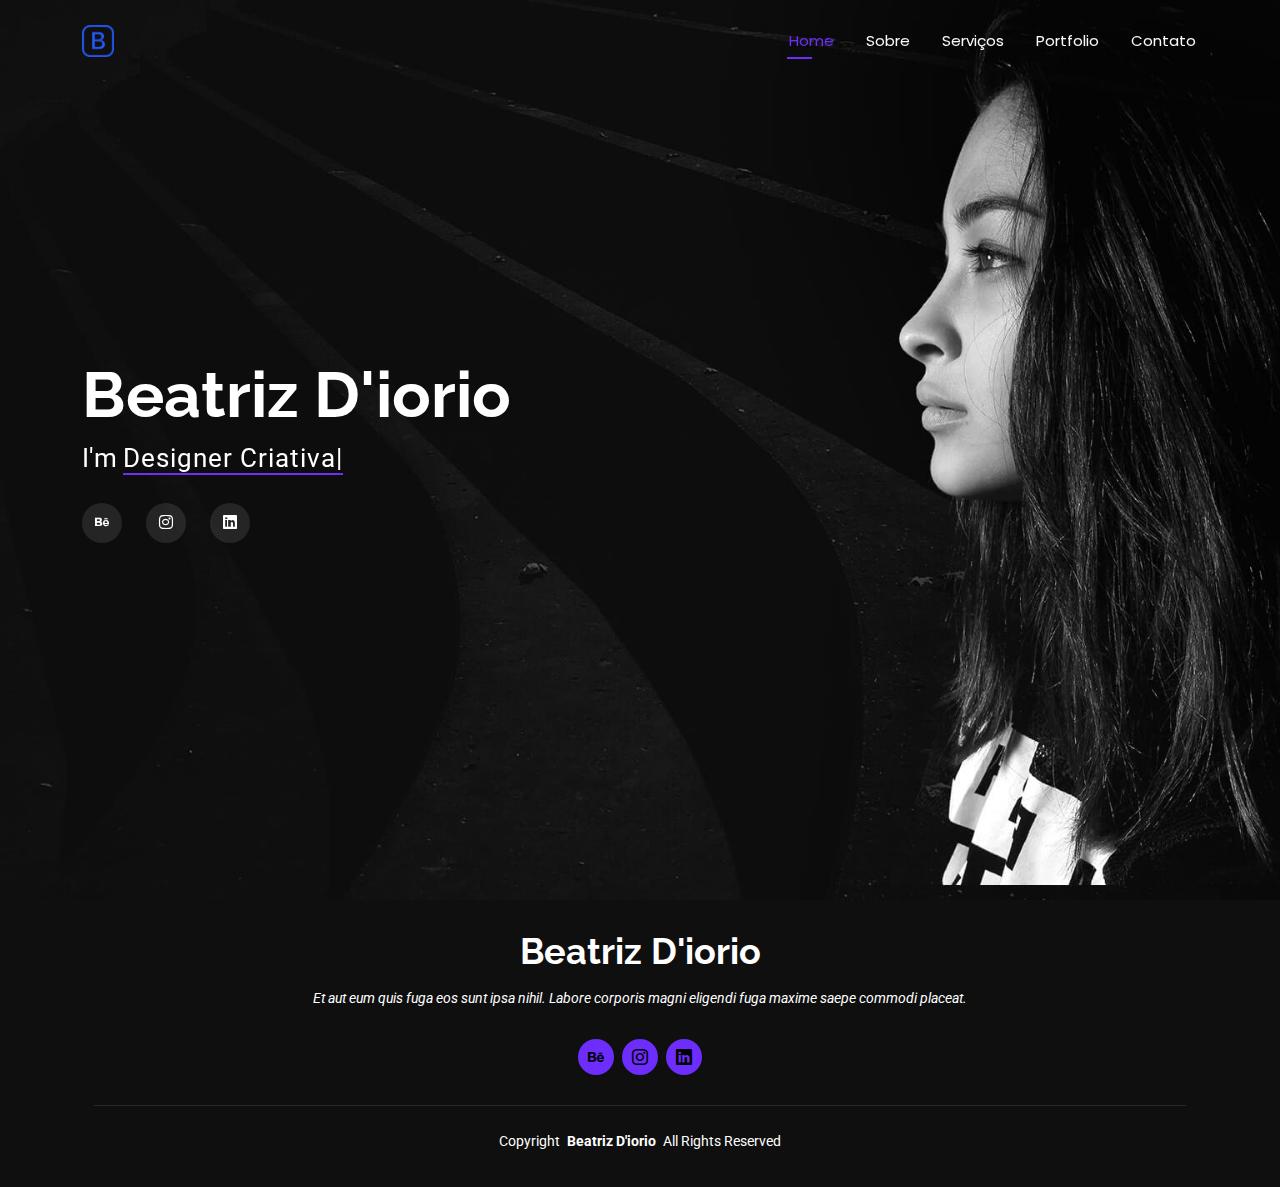
<file: index.html>
<!DOCTYPE html>
<html lang="en">

<head>
  <meta charset="utf-8">
  <meta content="width=device-width, initial-scale=1.0" name="viewport">
  <title>Beatriz D'iorio</title>
  <meta name="description" content="">
  <meta name="keywords" content="">

  <!-- Favicons -->
  <link href="assets/img/favicon.png" rel="icon">
  <link href="assets/img/apple-touch-icon.png" rel="apple-touch-icon">

  <!-- Fonts -->
  <link href="https://fonts.googleapis.com" rel="preconnect">
  <link href="https://fonts.gstatic.com" rel="preconnect" crossorigin>
  <link href="https://fonts.googleapis.com/css2?family=Roboto:ital,wght@0,100;0,300;0,400;0,500;0,700;0,900;1,100;1,300;1,400;1,500;1,700;1,900&family=Poppins:ital,wght@0,100;0,200;0,300;0,400;0,500;0,600;0,700;0,800;0,900;1,100;1,200;1,300;1,400;1,500;1,600;1,700;1,800;1,900&family=Raleway:ital,wght@0,100;0,200;0,300;0,400;0,500;0,600;0,700;0,800;0,900;1,100;1,200;1,300;1,400;1,500;1,600;1,700;1,800;1,900&display=swap" rel="stylesheet">

  <!-- Vendor CSS Files -->
  <link href="assets/vendor/bootstrap/css/bootstrap.min.css" rel="stylesheet">
  <link href="assets/vendor/bootstrap-icons/bootstrap-icons.css" rel="stylesheet">
  <link href="assets/vendor/aos/aos.css" rel="stylesheet">
  <link href="assets/vendor/swiper/swiper-bundle.min.css" rel="stylesheet">
  <link href="assets/vendor/glightbox/css/glightbox.min.css" rel="stylesheet">

  <!-- Main CSS File -->
  <link href="assets/css/main.css" rel="stylesheet">

  <script type="text/javascript">
      (function(c,l,a,r,i,t,y){
          c[a]=c[a]||function(){(c[a].q=c[a].q||[]).push(arguments)};
          t=l.createElement(r);t.async=1;t.src="https://www.clarity.ms/tag/"+i;
          y=l.getElementsByTagName(r)[0];y.parentNode.insertBefore(t,y);
      })(window, document, "clarity", "script", "qddhbu2h4j");
  </script>

  <!-- =======================================================
  * Template Name: Personal
  * Template URL: https://bootstrapmade.com/personal-free-resume-bootstrap-template/
  * Updated: Nov 04 2024 with Bootstrap v5.3.3
  * Author: BootstrapMade.com
  * License: https://bootstrapmade.com/license/
  ======================================================== -->
</head>

<body class="index-page">

  <header id="header" class="header d-flex align-items-center fixed-top">
    <div class="container-fluid container-xl position-relative d-flex align-items-center justify-content-between">

      <a href="index.html" class="logo d-flex align-items-center">
        <img src="assets/img/logo.png" alt="">
        <!-- <h1 class="sitename">Personal</h1> -->
      </a>

      <nav id="navmenu" class="navmenu">
        <ul>
          <li><a href="index.html" class="active">Home</a></li>
          <li><a href="about.html">Sobre</a></li>
          <!-- <li><a href="resume.html">Resume</a></li> -->
          <li><a href="services.html">Serviços</a></li>
          <li><a href="portfolio.html">Portfolio</a></li>
          <!-- <li class="dropdown"><a href="#"><span>Dropdown</span> <i class="bi bi-chevron-down toggle-dropdown"></i></a>
            <ul>
              <li><a href="#">Dropdown 1</a></li>
              <li class="dropdown"><a href="#"><span>Deep Dropdown</span> <i class="bi bi-chevron-down toggle-dropdown"></i></a>
                <ul>
                  <li><a href="#">Deep Dropdown 1</a></li>
                  <li><a href="#">Deep Dropdown 2</a></li>
                  <li><a href="#">Deep Dropdown 3</a></li>
                  <li><a href="#">Deep Dropdown 4</a></li>
                  <li><a href="#">Deep Dropdown 5</a></li>
                </ul>
              </li>
              <li><a href="#">Dropdown 2</a></li>
              <li><a href="#">Dropdown 3</a></li>
              <li><a href="#">Dropdown 4</a></li>
            </ul>
          </li> -->
          <li><a href="contact.html">Contato</a></li>
        </ul>
        <i class="mobile-nav-toggle d-xl-none bi bi-list"></i>
      </nav>

    </div>
  </header>

  <main class="main">

    <!-- Hero Section -->
    <section id="hero" class="hero section dark-background">

      <img src="assets/img/hero-bg.jpg" alt="" data-aos="fade-in">

      <div class="container" data-aos="zoom-out" data-aos-delay="100">
        <h2>Beatriz D'iorio</h2>
        <p>I'm <span class="typed" data-typed-items="Designer Criativa, Designer Gráfica, Freelancer">Designer Criativa</span><span class="typed-cursor typed-cursor--blink"></span></p>
        <div class="social-links">
          <a href="#"><i class="bi bi-behance"></i></a>
          <a href="#"><i class="bi bi-instagram"></i></a>
          <a href="#"><i class="bi bi-linkedin"></i></a>
        </div>
      </div>

    </section><!-- /Hero Section -->

  </main>

  <footer id="footer" class="footer dark-background">
    <div class="container">
      <h3 class="sitename">Beatriz D'iorio</h3>
      <p>Et aut eum quis fuga eos sunt ipsa nihil. Labore corporis magni eligendi fuga maxime saepe commodi placeat.</p>
      <div class="social-links d-flex justify-content-center">
        <a href="#"><i class="bi bi-behance"></i></a>
        <a href=""><i class="bi bi-instagram"></i></a>
        <a href=""><i class="bi bi-linkedin"></i></a>
      </div>
      <div class="container">
        <div class="copyright">
          <span>Copyright</span> <strong class="px-1 sitename">Beatriz D'iorio</strong> <span>All Rights Reserved</span>
        </div>
        <div class="credits">
          <!-- All the links in the footer should remain intact. -->
          <!-- You can delete the links only if you've purchased the pro version. -->
          <!-- Licensing information: https://bootstrapmade.com/license/ -->
          <!-- Purchase the pro version with working PHP/AJAX contact form: [buy-url] -->
          <!-- Designed by <a href="https://bootstrapmade.com/">BootstrapMade</a> -->
        </div>
      </div>
    </div>
  </footer>

  <!-- Scroll Top -->
  <a href="#" id="scroll-top" class="scroll-top d-flex align-items-center justify-content-center"><i class="bi bi-arrow-up-short"></i></a>

  <!-- Preloader -->
  <div id="preloader"></div>

  <!-- Vendor JS Files -->
  <script src="assets/vendor/bootstrap/js/bootstrap.bundle.min.js"></script>
  <script src="assets/vendor/php-email-form/validate.js"></script>
  <script src="assets/vendor/aos/aos.js"></script>
  <script src="assets/vendor/typed.js/typed.umd.js"></script>
  <script src="assets/vendor/purecounter/purecounter_vanilla.js"></script>
  <script src="assets/vendor/waypoints/noframework.waypoints.js"></script>
  <script src="assets/vendor/swiper/swiper-bundle.min.js"></script>
  <script src="assets/vendor/glightbox/js/glightbox.min.js"></script>
  <script src="assets/vendor/imagesloaded/imagesloaded.pkgd.min.js"></script>
  <script src="assets/vendor/isotope-layout/isotope.pkgd.min.js"></script>

  <!-- Main JS File -->
  <script src="assets/js/main.js"></script>

</body>

</html>
</file>
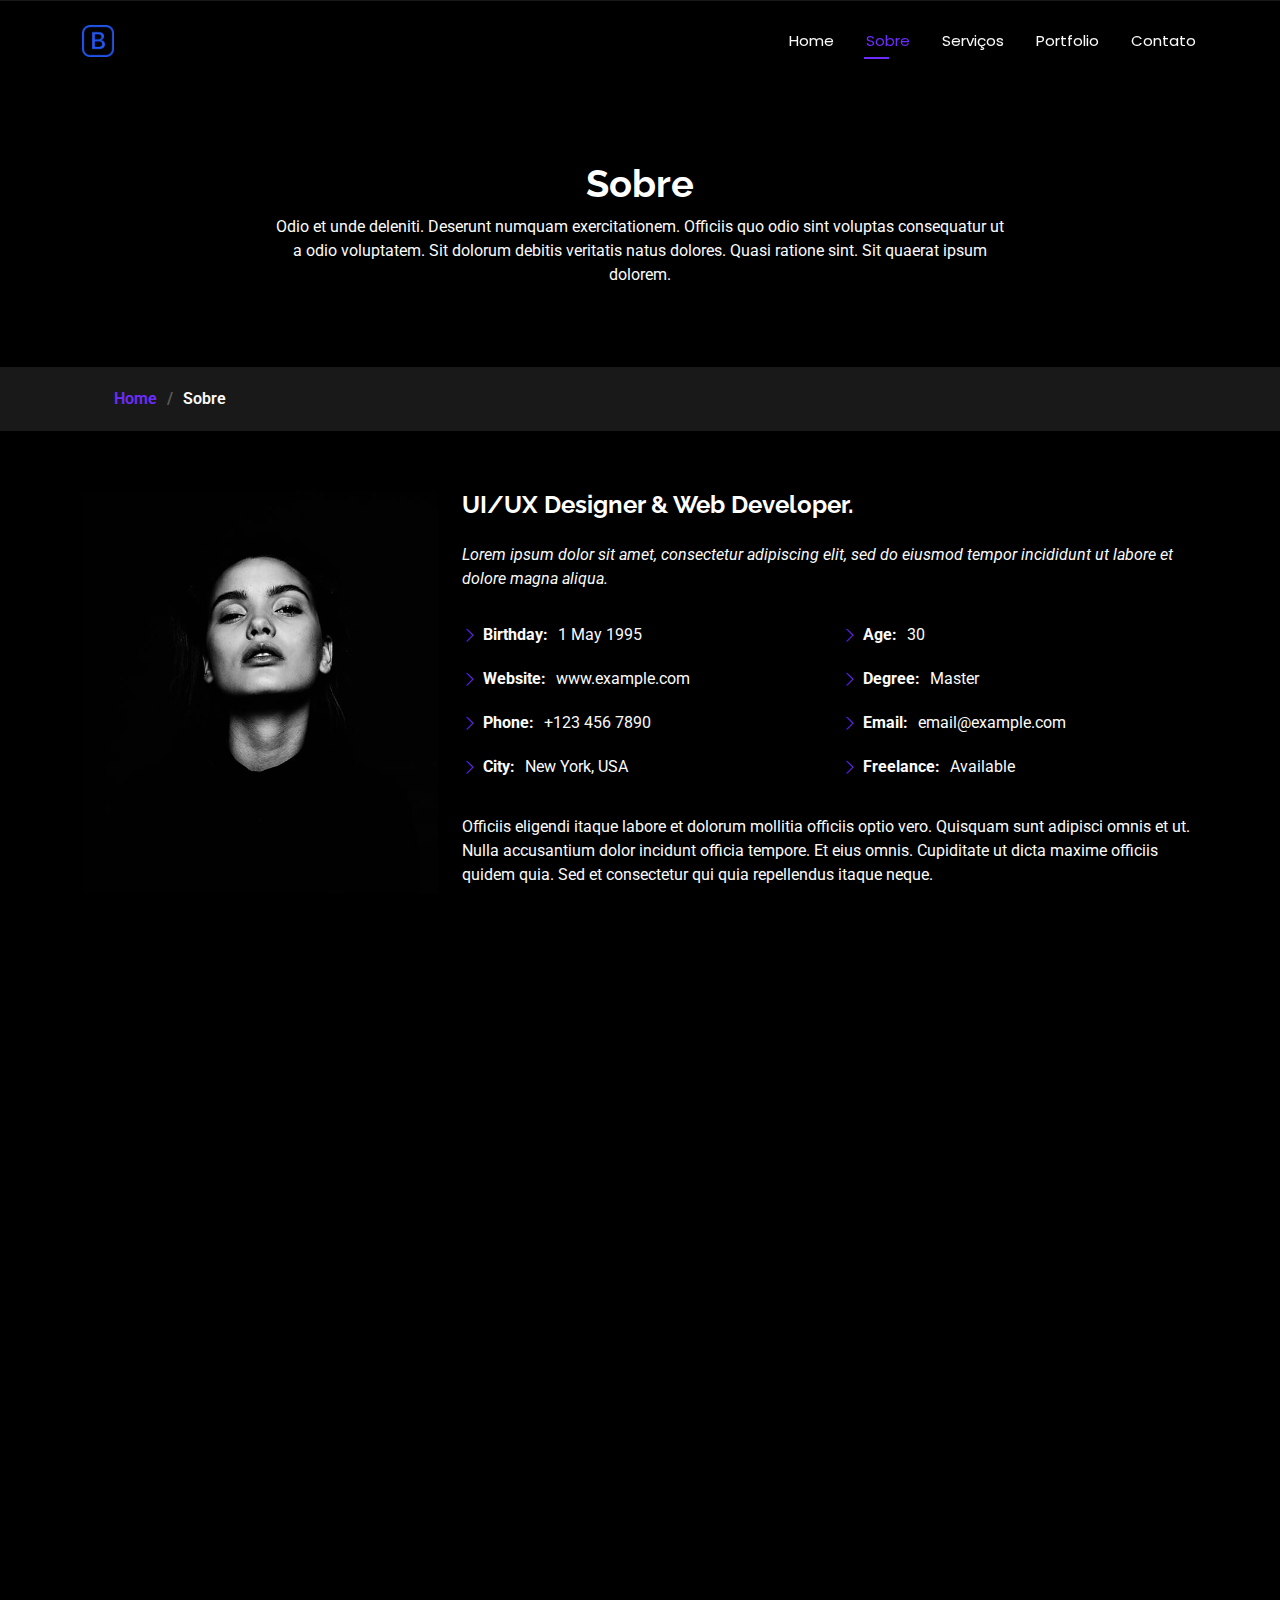
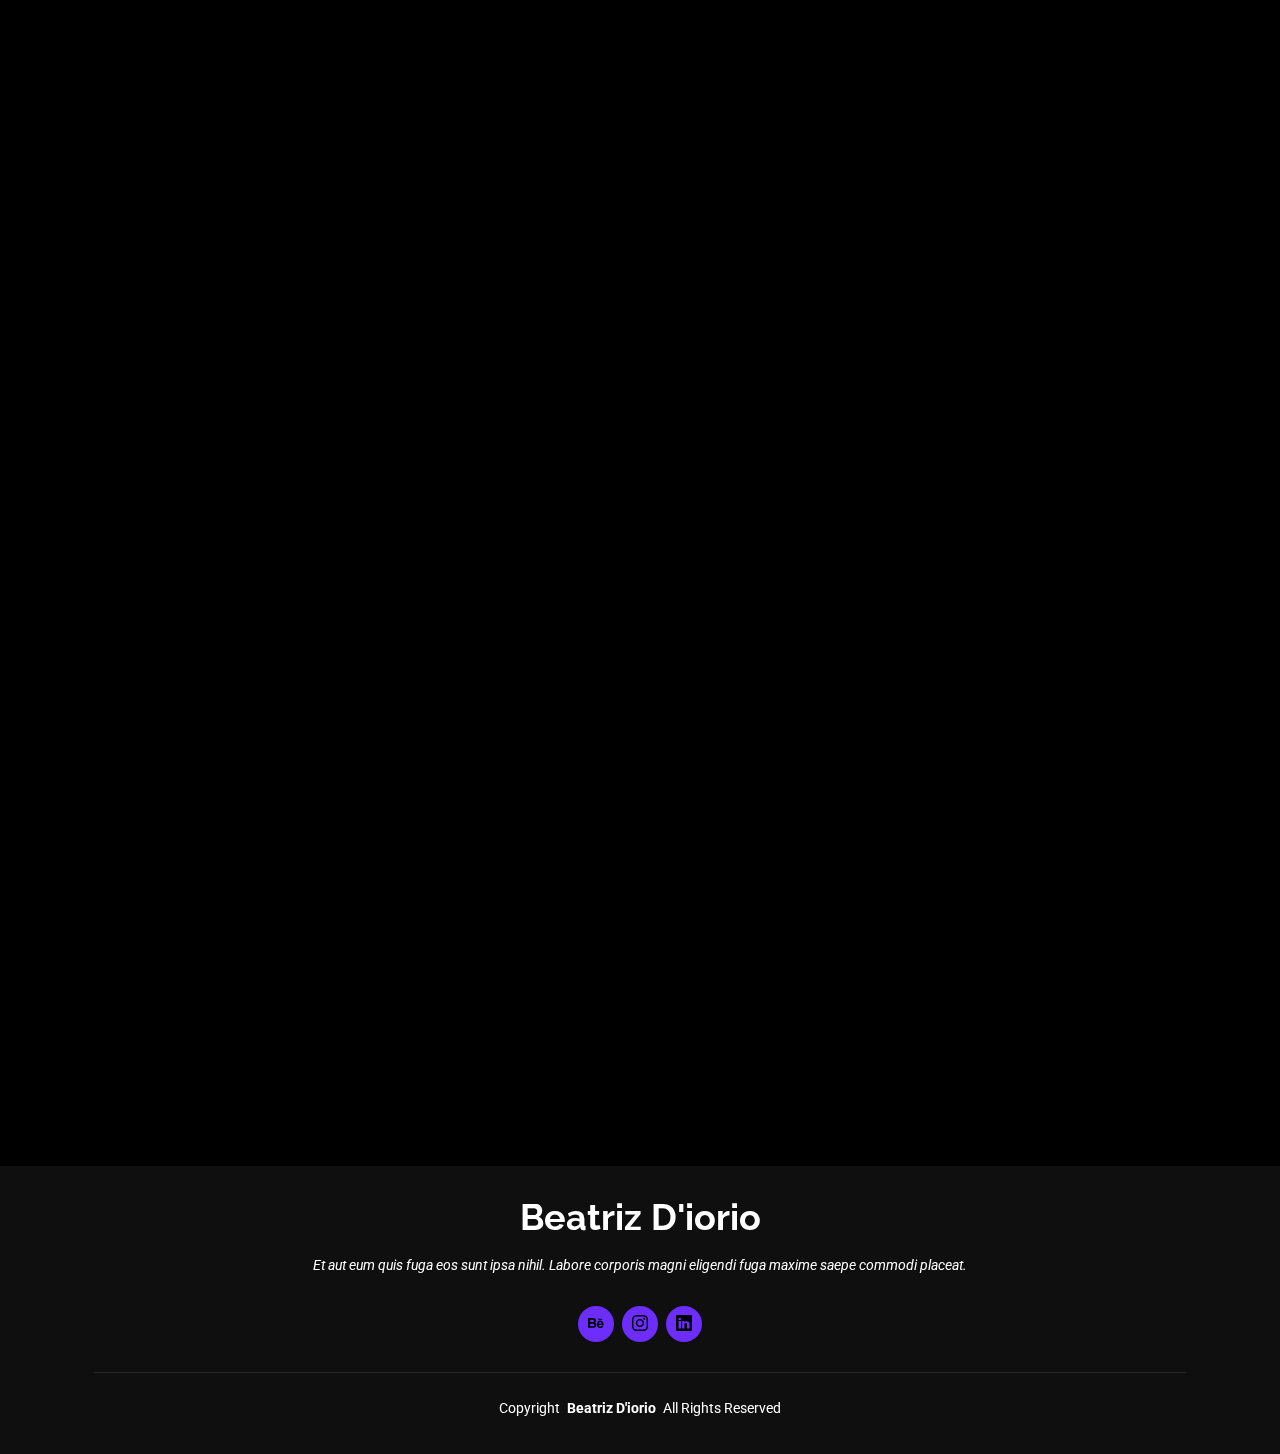
<file: about.html>
<!DOCTYPE html>
<html lang="en">

<head>
  <meta charset="utf-8">
  <meta content="width=device-width, initial-scale=1.0" name="viewport">
  <title>About - Beatriz D'iorio</title>
  <meta name="description" content="">
  <meta name="keywords" content="">

  <!-- Favicons -->
  <link href="assets/img/favicon.png" rel="icon">
  <link href="assets/img/apple-touch-icon.png" rel="apple-touch-icon">

  <!-- Fonts -->
  <link href="https://fonts.googleapis.com" rel="preconnect">
  <link href="https://fonts.gstatic.com" rel="preconnect" crossorigin>
  <link href="https://fonts.googleapis.com/css2?family=Roboto:ital,wght@0,100;0,300;0,400;0,500;0,700;0,900;1,100;1,300;1,400;1,500;1,700;1,900&family=Poppins:ital,wght@0,100;0,200;0,300;0,400;0,500;0,600;0,700;0,800;0,900;1,100;1,200;1,300;1,400;1,500;1,600;1,700;1,800;1,900&family=Raleway:ital,wght@0,100;0,200;0,300;0,400;0,500;0,600;0,700;0,800;0,900;1,100;1,200;1,300;1,400;1,500;1,600;1,700;1,800;1,900&display=swap" rel="stylesheet">

  <!-- Vendor CSS Files -->
  <link href="assets/vendor/bootstrap/css/bootstrap.min.css" rel="stylesheet">
  <link href="assets/vendor/bootstrap-icons/bootstrap-icons.css" rel="stylesheet">
  <link href="assets/vendor/aos/aos.css" rel="stylesheet">
  <link href="assets/vendor/swiper/swiper-bundle.min.css" rel="stylesheet">
  <link href="assets/vendor/glightbox/css/glightbox.min.css" rel="stylesheet">

  <!-- Main CSS File -->
  <link href="assets/css/main.css" rel="stylesheet">

  <!-- =======================================================
  * Template Name: Personal
  * Template URL: https://bootstrapmade.com/personal-free-resume-bootstrap-template/
  * Updated: Nov 04 2024 with Bootstrap v5.3.3
  * Author: BootstrapMade.com
  * License: https://bootstrapmade.com/license/
  ======================================================== -->
</head>

<body class="about-page">

  <header id="header" class="header d-flex align-items-center fixed-top">
    <div class="container-fluid container-xl position-relative d-flex align-items-center justify-content-between">

      <a href="index.html" class="logo d-flex align-items-center">
        <img src="assets/img/logo.png" alt="">
        <!-- <h1 class="sitename">Personal</h1> -->
      </a>

      <nav id="navmenu" class="navmenu">
        <ul>
          <li><a href="index.html">Home</a></li>
          <li><a href="about.html" class="active">Sobre</a></li>
          <!-- <li><a href="resume.html">Resume</a></li> -->
          <li><a href="services.html">Serviços</a></li>
          <li><a href="portfolio.html">Portfolio</a></li>
          <!-- <li class="dropdown"><a href="#"><span>Dropdown</span> <i class="bi bi-chevron-down toggle-dropdown"></i></a>
            <ul>
              <li><a href="#">Dropdown 1</a></li>
              <li class="dropdown"><a href="#"><span>Deep Dropdown</span> <i class="bi bi-chevron-down toggle-dropdown"></i></a>
                <ul>
                  <li><a href="#">Deep Dropdown 1</a></li>
                  <li><a href="#">Deep Dropdown 2</a></li>
                  <li><a href="#">Deep Dropdown 3</a></li>
                  <li><a href="#">Deep Dropdown 4</a></li>
                  <li><a href="#">Deep Dropdown 5</a></li>
                </ul>
              </li>
              <li><a href="#">Dropdown 2</a></li>
              <li><a href="#">Dropdown 3</a></li>
              <li><a href="#">Dropdown 4</a></li>
            </ul>
          </li> -->
          <li><a href="contact.html">Contato</a></li>
        </ul>
        <i class="mobile-nav-toggle d-xl-none bi bi-list"></i>
      </nav>

    </div>
  </header>

  <main class="main">

    <!-- Page Title -->
    <div class="page-title" data-aos="fade">
      <div class="heading">
        <div class="container">
          <div class="row d-flex justify-content-center text-center">
            <div class="col-lg-8">
              <h1>Sobre</h1>
              <p class="mb-0">Odio et unde deleniti. Deserunt numquam exercitationem. Officiis quo odio sint voluptas consequatur ut a odio voluptatem. Sit dolorum debitis veritatis natus dolores. Quasi ratione sint. Sit quaerat ipsum dolorem.</p>
            </div>
          </div>
        </div>
      </div>
      <nav class="breadcrumbs">
        <div class="container">
          <ol>
            <li><a href="index.html">Home</a></li>
            <li class="current">Sobre</li>
          </ol>
        </div>
      </nav>
    </div><!-- End Page Title -->

    <!-- About Section -->
    <section id="about" class="about section">

      <div class="container" data-aos="fade-up" data-aos-delay="100">

        <div class="row gy-4 justify-content-center">
          <div class="col-lg-4">
            <img src="assets/img/profile-img.jpg" class="img-fluid" alt="">
          </div>
          <div class="col-lg-8 content">
            <h2>UI/UX Designer &amp; Web Developer.</h2>
            <p class="fst-italic py-3">
              Lorem ipsum dolor sit amet, consectetur adipiscing elit, sed do eiusmod tempor incididunt ut labore et dolore
              magna aliqua.
            </p>
            <div class="row">
              <div class="col-lg-6">
                <ul>
                  <li><i class="bi bi-chevron-right"></i> <strong>Birthday:</strong> <span>1 May 1995</span></li>
                  <li><i class="bi bi-chevron-right"></i> <strong>Website:</strong> <span>www.example.com</span></li>
                  <li><i class="bi bi-chevron-right"></i> <strong>Phone:</strong> <span>+123 456 7890</span></li>
                  <li><i class="bi bi-chevron-right"></i> <strong>City:</strong> <span>New York, USA</span></li>
                </ul>
              </div>
              <div class="col-lg-6">
                <ul>
                  <li><i class="bi bi-chevron-right"></i> <strong>Age:</strong> <span>30</span></li>
                  <li><i class="bi bi-chevron-right"></i> <strong>Degree:</strong> <span>Master</span></li>
                  <li><i class="bi bi-chevron-right"></i> <strong>Email:</strong> <span>email@example.com</span></li>
                  <li><i class="bi bi-chevron-right"></i> <strong>Freelance:</strong> <span>Available</span></li>
                </ul>
              </div>
            </div>
            <p class="py-3">
              Officiis eligendi itaque labore et dolorum mollitia officiis optio vero. Quisquam sunt adipisci omnis et ut. Nulla accusantium dolor incidunt officia tempore. Et eius omnis.
              Cupiditate ut dicta maxime officiis quidem quia. Sed et consectetur qui quia repellendus itaque neque.
            </p>
          </div>
        </div>

      </div>

    </section><!-- /About Section -->

    <!-- Stats Section -->
    <section id="stats" class="stats section">

      <div class="container" data-aos="fade-up" data-aos-delay="100">

        <div class="row gy-4">

          <div class="col-lg-3 col-md-6 d-flex flex-column align-items-center">
            <i class="bi bi-emoji-smile"></i>
            <div class="stats-item">
              <span data-purecounter-start="0" data-purecounter-end="232" data-purecounter-duration="1" class="purecounter"></span>
              <p>Happy Clients</p>
            </div>
          </div><!-- End Stats Item -->

          <div class="col-lg-3 col-md-6 d-flex flex-column align-items-center">
            <i class="bi bi-journal-richtext"></i>
            <div class="stats-item">
              <span data-purecounter-start="0" data-purecounter-end="521" data-purecounter-duration="1" class="purecounter"></span>
              <p>Projects</p>
            </div>
          </div><!-- End Stats Item -->

          <div class="col-lg-3 col-md-6 d-flex flex-column align-items-center">
            <i class="bi bi-headset"></i>
            <div class="stats-item">
              <span data-purecounter-start="0" data-purecounter-end="1463" data-purecounter-duration="1" class="purecounter"></span>
              <p>Hours Of Support</p>
            </div>
          </div><!-- End Stats Item -->

          <div class="col-lg-3 col-md-6 d-flex flex-column align-items-center">
            <i class="bi bi-people"></i>
            <div class="stats-item">
              <span data-purecounter-start="0" data-purecounter-end="15" data-purecounter-duration="1" class="purecounter"></span>
              <p>Hard Workers</p>
            </div>
          </div><!-- End Stats Item -->

        </div>

      </div>

    </section><!-- /Stats Section -->

    <!-- Skills Section -->
    <section id="skills" class="skills section">

      <!-- Section Title -->
      <div class="container section-title" data-aos="fade-up">
        <h2>Skills</h2>
        <div><span>My</span> <span class="description-title">Skills</span></div>
      </div><!-- End Section Title -->

      <div class="container" data-aos="fade-up" data-aos-delay="100">

        <div class="row skills-content skills-animation">

          <div class="col-lg-6">

            <div class="progress">
              <span class="skill"><span>HTML</span> <i class="val">100%</i></span>
              <div class="progress-bar-wrap">
                <div class="progress-bar" role="progressbar" aria-valuenow="100" aria-valuemin="0" aria-valuemax="100"></div>
              </div>
            </div><!-- End Skills Item -->

            <div class="progress">
              <span class="skill"><span>CSS</span> <i class="val">90%</i></span>
              <div class="progress-bar-wrap">
                <div class="progress-bar" role="progressbar" aria-valuenow="90" aria-valuemin="0" aria-valuemax="100"></div>
              </div>
            </div><!-- End Skills Item -->

            <div class="progress">
              <span class="skill"><span>JavaScript</span> <i class="val">75%</i></span>
              <div class="progress-bar-wrap">
                <div class="progress-bar" role="progressbar" aria-valuenow="75" aria-valuemin="0" aria-valuemax="100"></div>
              </div>
            </div><!-- End Skills Item -->

          </div>

          <div class="col-lg-6">

            <div class="progress">
              <span class="skill"><span>PHP</span> <i class="val">80%</i></span>
              <div class="progress-bar-wrap">
                <div class="progress-bar" role="progressbar" aria-valuenow="80" aria-valuemin="0" aria-valuemax="100"></div>
              </div>
            </div><!-- End Skills Item -->

            <div class="progress">
              <span class="skill"><span>WordPress/CMS</span> <i class="val">90%</i></span>
              <div class="progress-bar-wrap">
                <div class="progress-bar" role="progressbar" aria-valuenow="90" aria-valuemin="0" aria-valuemax="100"></div>
              </div>
            </div><!-- End Skills Item -->

            <div class="progress">
              <span class="skill"><span>Photoshop</span> <i class="val">55%</i></span>
              <div class="progress-bar-wrap">
                <div class="progress-bar" role="progressbar" aria-valuenow="55" aria-valuemin="0" aria-valuemax="100"></div>
              </div>
            </div><!-- End Skills Item -->

          </div>

        </div>

      </div>

    </section><!-- /Skills Section -->

    <!-- Interests Section -->
    <section id="interests" class="interests section">

      <!-- Section Title -->
      <div class="container section-title" data-aos="fade-up">
        <h2>Features</h2>
        <div><span>I'm</span> <span class="description-title">interested in</span></div>
      </div><!-- End Section Title -->

      <div class="container">

        <div class="row gy-4">

          <div class="col-lg-3 col-md-4" data-aos="fade-up" data-aos-delay="100">
            <div class="features-item">
              <i class="bi bi-eye" style="color: #ffbb2c;"></i>
              <h3><a href="" class="stretched-link">Lorem Ipsum</a></h3>
            </div>
          </div><!-- End Feature Item -->

          <div class="col-lg-3 col-md-4" data-aos="fade-up" data-aos-delay="200">
            <div class="features-item">
              <i class="bi bi-infinity" style="color: #5578ff;"></i>
              <h3><a href="" class="stretched-link">Dolor Sitema</a></h3>
            </div>
          </div><!-- End Feature Item -->

          <div class="col-lg-3 col-md-4" data-aos="fade-up" data-aos-delay="300">
            <div class="features-item">
              <i class="bi bi-mortarboard" style="color: #e80368;"></i>
              <h3><a href="" class="stretched-link">Sed perspiciatis</a></h3>
            </div>
          </div><!-- End Feature Item -->

          <div class="col-lg-3 col-md-4" data-aos="fade-up" data-aos-delay="400">
            <div class="features-item">
              <i class="bi bi-nut" style="color: #e361ff;"></i>
              <h3><a href="" class="stretched-link">Magni Dolores</a></h3>
            </div>
          </div><!-- End Feature Item -->

          <div class="col-lg-3 col-md-4" data-aos="fade-up" data-aos-delay="500">
            <div class="features-item">
              <i class="bi bi-shuffle" style="color: #47aeff;"></i>
              <h3><a href="" class="stretched-link">Nemo Enim</a></h3>
            </div>
          </div><!-- End Feature Item -->

          <div class="col-lg-3 col-md-4" data-aos="fade-up" data-aos-delay="600">
            <div class="features-item">
              <i class="bi bi-star" style="color: #ffa76e;"></i>
              <h3><a href="" class="stretched-link">Eiusmod Tempor</a></h3>
            </div>
          </div><!-- End Feature Item -->

          <div class="col-lg-3 col-md-4" data-aos="fade-up" data-aos-delay="700">
            <div class="features-item">
              <i class="bi bi-x-diamond" style="color: #11dbcf;"></i>
              <h3><a href="" class="stretched-link">Midela Teren</a></h3>
            </div>
          </div><!-- End Feature Item -->

          <div class="col-lg-3 col-md-4" data-aos="fade-up" data-aos-delay="800">
            <div class="features-item">
              <i class="bi bi-camera-video" style="color: #4233ff;"></i>
              <h3><a href="" class="stretched-link">Pira Neve</a></h3>
            </div>
          </div><!-- End Feature Item -->

          <div class="col-lg-3 col-md-4" data-aos="fade-up" data-aos-delay="900">
            <div class="features-item">
              <i class="bi bi-command" style="color: #b2904f;"></i>
              <h3><a href="" class="stretched-link">Dirada Pack</a></h3>
            </div>
          </div><!-- End Feature Item -->

          <div class="col-lg-3 col-md-4" data-aos="fade-up" data-aos-delay="1000">
            <div class="features-item">
              <i class="bi bi-dribbble" style="color: #b20969;"></i>
              <h3><a href="" class="stretched-link">Moton Ideal</a></h3>
            </div>
          </div><!-- End Feature Item -->

          <div class="col-lg-3 col-md-4" data-aos="fade-up" data-aos-delay="1100">
            <div class="features-item">
              <i class="bi bi-activity" style="color: #ff5828;"></i>
              <h3><a href="" class="stretched-link">Verdo Park</a></h3>
            </div>
          </div><!-- End Feature Item -->

          <div class="col-lg-3 col-md-4" data-aos="fade-up" data-aos-delay="1200">
            <div class="features-item">
              <i class="bi bi-brightness-high" style="color: #29cc61;"></i>
              <h3><a href="" class="stretched-link">Flavor Nivelanda</a></h3>
            </div>
          </div><!-- End Feature Item -->

        </div>

      </div>

    </section><!-- /Interests Section -->

    <!-- Testimonials Section -->
    <section id="testimonials" class="testimonials section">

      <!-- Section Title -->
      <div class="container section-title" data-aos="fade-up">
        <h2>Testimonials</h2>
        <div><span>Check my</span> <span class="description-title">Testimonials</span></div>
      </div><!-- End Section Title -->

      <div class="container" data-aos="fade-up" data-aos-delay="100">

        <div class="swiper init-swiper" data-speed="600" data-delay="5000">
          <script type="application/json" class="swiper-config">
            {
              "loop": true,
              "speed": 600,
              "autoplay": {
                "delay": 5000
              },
              "slidesPerView": "auto",
              "pagination": {
                "el": ".swiper-pagination",
                "type": "bullets",
                "clickable": true
              },
              "breakpoints": {
                "320": {
                  "slidesPerView": 1,
                  "spaceBetween": 40
                },
                "1200": {
                  "slidesPerView": 3,
                  "spaceBetween": 20
                }
              }
            }
          </script>
          <div class="swiper-wrapper">

            <div class="swiper-slide">
              <div class="testimonial-item" "="">
            <p>
              <i class=" bi bi-quote quote-icon-left"></i>
                <span>Proin iaculis purus consequat sem cure digni ssim donec porttitora entum suscipit rhoncus. Accusantium quam, ultricies eget id, aliquam eget nibh et. Maecen aliquam, risus at semper.</span>
                <i class="bi bi-quote quote-icon-right"></i>
                </p>
                <img src="assets/img/testimonials/testimonials-1.jpg" class="testimonial-img" alt="">
                <h3>Saul Goodman</h3>
                <h4>Ceo &amp; Founder</h4>
              </div>
            </div><!-- End testimonial item -->

            <div class="swiper-slide">
              <div class="testimonial-item">
                <p>
                  <i class="bi bi-quote quote-icon-left"></i>
                  <span>Export tempor illum tamen malis malis eram quae irure esse labore quem cillum quid malis quorum velit fore eram velit sunt aliqua noster fugiat irure amet legam anim culpa.</span>
                  <i class="bi bi-quote quote-icon-right"></i>
                </p>
                <img src="assets/img/testimonials/testimonials-2.jpg" class="testimonial-img" alt="">
                <h3>Sara Wilsson</h3>
                <h4>Designer</h4>
              </div>
            </div><!-- End testimonial item -->

            <div class="swiper-slide">
              <div class="testimonial-item">
                <p>
                  <i class="bi bi-quote quote-icon-left"></i>
                  <span>Enim nisi quem export duis labore cillum quae magna enim sint quorum nulla quem veniam duis minim tempor labore quem eram duis noster aute amet eram fore quis sint minim.</span>
                  <i class="bi bi-quote quote-icon-right"></i>
                </p>
                <img src="assets/img/testimonials/testimonials-3.jpg" class="testimonial-img" alt="">
                <h3>Jena Karlis</h3>
                <h4>Store Owner</h4>
              </div>
            </div><!-- End testimonial item -->

            <div class="swiper-slide">
              <div class="testimonial-item">
                <p>
                  <i class="bi bi-quote quote-icon-left"></i>
                  <span>Fugiat enim eram quae cillum dolore dolor amet nulla culpa multos export minim fugiat dolor enim duis veniam ipsum anim magna sunt elit fore quem dolore labore illum veniam.</span>
                  <i class="bi bi-quote quote-icon-right"></i>
                </p>
                <img src="assets/img/testimonials/testimonials-4.jpg" class="testimonial-img" alt="">
                <h3>Matt Brandon</h3>
                <h4>Freelancer</h4>
              </div>
            </div><!-- End testimonial item -->

            <div class="swiper-slide">
              <div class="testimonial-item">
                <p>
                  <i class="bi bi-quote quote-icon-left"></i>
                  <span>Quis quorum aliqua sint quem legam fore sunt eram irure aliqua veniam tempor noster veniam sunt culpa nulla illum cillum fugiat legam esse veniam culpa fore nisi cillum quid.</span>
                  <i class="bi bi-quote quote-icon-right"></i>
                </p>
                <img src="assets/img/testimonials/testimonials-5.jpg" class="testimonial-img" alt="">
                <h3>John Larson</h3>
                <h4>Entrepreneur</h4>
              </div>
            </div><!-- End testimonial item -->

          </div>
          <div class="swiper-pagination"></div>
        </div>

      </div>

    </section><!-- /Testimonials Section -->

  </main>

  <footer id="footer" class="footer dark-background">
    <div class="container">
      <h3 class="sitename">Beatriz D'iorio</h3>
      <p>Et aut eum quis fuga eos sunt ipsa nihil. Labore corporis magni eligendi fuga maxime saepe commodi placeat.</p>
      <div class="social-links d-flex justify-content-center">
        <a href="#"><i class="bi bi-behance"></i></a>
        <a href=""><i class="bi bi-instagram"></i></a>
        <a href=""><i class="bi bi-linkedin"></i></a>
      </div>
      <div class="container">
        <div class="copyright">
          <span>Copyright</span> <strong class="px-1 sitename">Beatriz D'iorio</strong> <span>All Rights Reserved</span>
        </div>
        <div class="credits">
          <!-- All the links in the footer should remain intact. -->
          <!-- You can delete the links only if you've purchased the pro version. -->
          <!-- Licensing information: https://bootstrapmade.com/license/ -->
          <!-- Purchase the pro version with working PHP/AJAX contact form: [buy-url] -->
          <!-- Designed by <a href="https://bootstrapmade.com/">BootstrapMade</a> -->
        </div>
      </div>
    </div>
  </footer>

  <!-- Scroll Top -->
  <a href="#" id="scroll-top" class="scroll-top d-flex align-items-center justify-content-center"><i class="bi bi-arrow-up-short"></i></a>

  <!-- Preloader -->
  <div id="preloader"></div>

  <!-- Vendor JS Files -->
  <script src="assets/vendor/bootstrap/js/bootstrap.bundle.min.js"></script>
  <script src="assets/vendor/php-email-form/validate.js"></script>
  <script src="assets/vendor/aos/aos.js"></script>
  <script src="assets/vendor/typed.js/typed.umd.js"></script>
  <script src="assets/vendor/purecounter/purecounter_vanilla.js"></script>
  <script src="assets/vendor/waypoints/noframework.waypoints.js"></script>
  <script src="assets/vendor/swiper/swiper-bundle.min.js"></script>
  <script src="assets/vendor/glightbox/js/glightbox.min.js"></script>
  <script src="assets/vendor/imagesloaded/imagesloaded.pkgd.min.js"></script>
  <script src="assets/vendor/isotope-layout/isotope.pkgd.min.js"></script>

  <!-- Main JS File -->
  <script src="assets/js/main.js"></script>

</body>

</html>
</file>
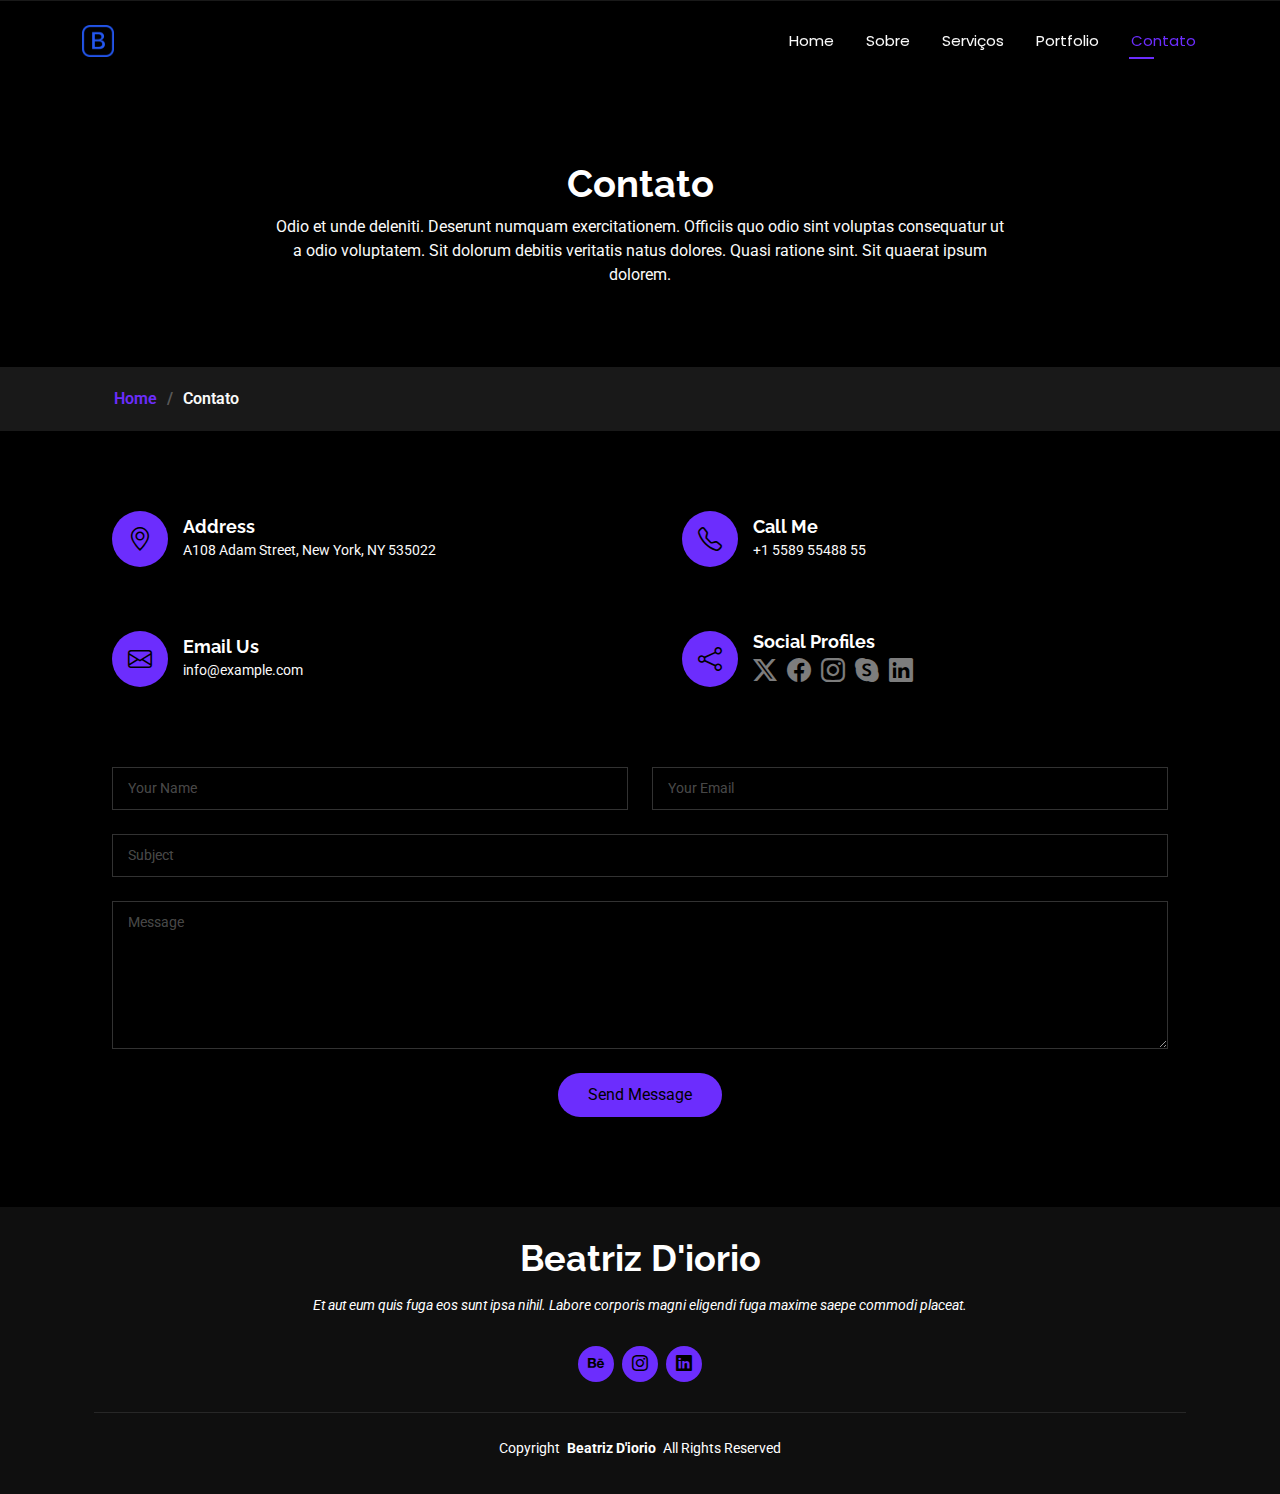
<file: contact.html>
<!DOCTYPE html>
<html lang="en">

<head>
  <meta charset="utf-8">
  <meta content="width=device-width, initial-scale=1.0" name="viewport">
  <title>Contact - Beatriz D'iorio</title>
  <meta name="description" content="">
  <meta name="keywords" content="">

  <!-- Favicons -->
  <link href="assets/img/favicon.png" rel="icon">
  <link href="assets/img/apple-touch-icon.png" rel="apple-touch-icon">

  <!-- Fonts -->
  <link href="https://fonts.googleapis.com" rel="preconnect">
  <link href="https://fonts.gstatic.com" rel="preconnect" crossorigin>
  <link href="https://fonts.googleapis.com/css2?family=Roboto:ital,wght@0,100;0,300;0,400;0,500;0,700;0,900;1,100;1,300;1,400;1,500;1,700;1,900&family=Poppins:ital,wght@0,100;0,200;0,300;0,400;0,500;0,600;0,700;0,800;0,900;1,100;1,200;1,300;1,400;1,500;1,600;1,700;1,800;1,900&family=Raleway:ital,wght@0,100;0,200;0,300;0,400;0,500;0,600;0,700;0,800;0,900;1,100;1,200;1,300;1,400;1,500;1,600;1,700;1,800;1,900&display=swap" rel="stylesheet">

  <!-- Vendor CSS Files -->
  <link href="assets/vendor/bootstrap/css/bootstrap.min.css" rel="stylesheet">
  <link href="assets/vendor/bootstrap-icons/bootstrap-icons.css" rel="stylesheet">
  <link href="assets/vendor/aos/aos.css" rel="stylesheet">
  <link href="assets/vendor/swiper/swiper-bundle.min.css" rel="stylesheet">
  <link href="assets/vendor/glightbox/css/glightbox.min.css" rel="stylesheet">

  <!-- Main CSS File -->
  <link href="assets/css/main.css" rel="stylesheet">

  <!-- =======================================================
  * Template Name: Personal
  * Template URL: https://bootstrapmade.com/personal-free-resume-bootstrap-template/
  * Updated: Nov 04 2024 with Bootstrap v5.3.3
  * Author: BootstrapMade.com
  * License: https://bootstrapmade.com/license/
  ======================================================== -->
</head>

<body class="contact-page">

  <header id="header" class="header d-flex align-items-center fixed-top">
    <div class="container-fluid container-xl position-relative d-flex align-items-center justify-content-between">

      <a href="index.html" class="logo d-flex align-items-center">
        <img src="assets/img/logo.png" alt="">
        <!-- <h1 class="sitename">Personal</h1> -->
      </a>

      <nav id="navmenu" class="navmenu">
        <ul>
          <li><a href="index.html">Home</a></li>
          <li><a href="about.html">Sobre</a></li>
          <!-- <li><a href="resume.html">Resume</a></li> -->
          <li><a href="services.html">Serviços</a></li>
          <li><a href="portfolio.html">Portfolio</a></li>
          <!-- <li class="dropdown"><a href="#"><span>Dropdown</span> <i class="bi bi-chevron-down toggle-dropdown"></i></a>
            <ul>
              <li><a href="#">Dropdown 1</a></li>
              <li class="dropdown"><a href="#"><span>Deep Dropdown</span> <i class="bi bi-chevron-down toggle-dropdown"></i></a>
                <ul>
                  <li><a href="#">Deep Dropdown 1</a></li>
                  <li><a href="#">Deep Dropdown 2</a></li>
                  <li><a href="#">Deep Dropdown 3</a></li>
                  <li><a href="#">Deep Dropdown 4</a></li>
                  <li><a href="#">Deep Dropdown 5</a></li>
                </ul>
              </li>
              <li><a href="#">Dropdown 2</a></li>
              <li><a href="#">Dropdown 3</a></li>
              <li><a href="#">Dropdown 4</a></li>
            </ul>
          </li> -->
          <li><a href="contact.html" class="active">Contato</a></li>
        </ul>
        <i class="mobile-nav-toggle d-xl-none bi bi-list"></i>
      </nav>

    </div>
  </header>

  <main class="main">

    <!-- Page Title -->
    <div class="page-title" data-aos="fade">
      <div class="heading">
        <div class="container">
          <div class="row d-flex justify-content-center text-center">
            <div class="col-lg-8">
              <h1>Contato</h1>
              <p class="mb-0">Odio et unde deleniti. Deserunt numquam exercitationem. Officiis quo odio sint voluptas consequatur ut a odio voluptatem. Sit dolorum debitis veritatis natus dolores. Quasi ratione sint. Sit quaerat ipsum dolorem.</p>
            </div>
          </div>
        </div>
      </div>
      <nav class="breadcrumbs">
        <div class="container">
          <ol>
            <li><a href="index.html">Home</a></li>
            <li class="current">Contato</li>
          </ol>
        </div>
      </nav>
    </div><!-- End Page Title -->

    <!-- Contact Section -->
    <section id="contact" class="contact section">

      <div class="container" data-aos="fade-up" data-aos-delay="100">

        <div class="row gy-4">

          <div class="col-md-6">
            <div class="info-item d-flex align-items-center" data-aos="fade-up" data-aos-delay="200">
              <i class="icon bi bi-geo-alt flex-shrink-0"></i>
              <div>
                <h3>Address</h3>
                <p>A108 Adam Street, New York, NY 535022</p>
              </div>
            </div>
          </div><!-- End Info Item -->

          <div class="col-md-6">
            <div class="info-item d-flex align-items-center" data-aos="fade-up" data-aos-delay="300">
              <i class="icon bi bi-telephone flex-shrink-0"></i>
              <div>
                <h3>Call Me</h3>
                <p>+1 5589 55488 55</p>
              </div>
            </div>
          </div><!-- End Info Item -->

          <div class="col-md-6">
            <div class="info-item d-flex align-items-center" data-aos="fade-up" data-aos-delay="400">
              <i class="icon bi bi-envelope flex-shrink-0"></i>
              <div>
                <h3>Email Us</h3>
                <p>info@example.com</p>
              </div>
            </div>
          </div><!-- End Info Item -->

          <div class="col-md-6">
            <div class="info-item d-flex align-items-center" data-aos="fade-up" data-aos-delay="500">
              <i class="icon bi bi-share flex-shrink-0"></i>
              <div>
                <h3>Social Profiles</h3>
                <div class="social-links">
                  <a href="#"><i class="bi bi-twitter-x"></i></a>
                  <a href="#"><i class="bi bi-facebook"></i></a>
                  <a href="#"><i class="bi bi-instagram"></i></a>
                  <a href="#"><i class="bi bi-skype"></i></a>
                  <a href="#"><i class="bi bi-linkedin"></i></a>
                </div>
              </div>
            </div>
          </div><!-- End Info Item -->

        </div>

        <form action="forms/contact.php" method="post" class="php-email-form" data-aos="fade-up" data-aos-delay="600">
          <div class="row gy-4">

            <div class="col-md-6">
              <input type="text" name="name" class="form-control" placeholder="Your Name" required="">
            </div>

            <div class="col-md-6 ">
              <input type="email" class="form-control" name="email" placeholder="Your Email" required="">
            </div>

            <div class="col-md-12">
              <input type="text" class="form-control" name="subject" placeholder="Subject" required="">
            </div>

            <div class="col-md-12">
              <textarea class="form-control" name="message" rows="6" placeholder="Message" required=""></textarea>
            </div>

            <div class="col-md-12 text-center">
              <div class="loading">Loading</div>
              <div class="error-message"></div>
              <div class="sent-message">Your message has been sent. Thank you!</div>

              <button type="submit">Send Message</button>
            </div>

          </div>
        </form><!-- End Contact Form -->

      </div>

    </section><!-- /Contact Section -->

  </main>

  <footer id="footer" class="footer dark-background">
    <div class="container">
      <h3 class="sitename">Beatriz D'iorio</h3>
      <p>Et aut eum quis fuga eos sunt ipsa nihil. Labore corporis magni eligendi fuga maxime saepe commodi placeat.</p>
      <div class="social-links d-flex justify-content-center">
        <a href="#"><i class="bi bi-behance"></i></a>
        <a href=""><i class="bi bi-instagram"></i></a>
        <a href=""><i class="bi bi-linkedin"></i></a>
      </div>
      <div class="container">
        <div class="copyright">
          <span>Copyright</span> <strong class="px-1 sitename">Beatriz D'iorio</strong> <span>All Rights Reserved</span>
        </div>
        <div class="credits">
          <!-- All the links in the footer should remain intact. -->
          <!-- You can delete the links only if you've purchased the pro version. -->
          <!-- Licensing information: https://bootstrapmade.com/license/ -->
          <!-- Purchase the pro version with working PHP/AJAX contact form: [buy-url] -->
          <!-- Designed by <a href="https://bootstrapmade.com/">BootstrapMade</a> -->
        </div>
      </div>
    </div>
  </footer>

  <!-- Scroll Top -->
  <a href="#" id="scroll-top" class="scroll-top d-flex align-items-center justify-content-center"><i class="bi bi-arrow-up-short"></i></a>

  <!-- Preloader -->
  <div id="preloader"></div>

  <!-- Vendor JS Files -->
  <script src="assets/vendor/bootstrap/js/bootstrap.bundle.min.js"></script>
  <script src="assets/vendor/php-email-form/validate.js"></script>
  <script src="assets/vendor/aos/aos.js"></script>
  <script src="assets/vendor/typed.js/typed.umd.js"></script>
  <script src="assets/vendor/purecounter/purecounter_vanilla.js"></script>
  <script src="assets/vendor/waypoints/noframework.waypoints.js"></script>
  <script src="assets/vendor/swiper/swiper-bundle.min.js"></script>
  <script src="assets/vendor/glightbox/js/glightbox.min.js"></script>
  <script src="assets/vendor/imagesloaded/imagesloaded.pkgd.min.js"></script>
  <script src="assets/vendor/isotope-layout/isotope.pkgd.min.js"></script>

  <!-- Main JS File -->
  <script src="assets/js/main.js"></script>

</body>

</html>
</file>
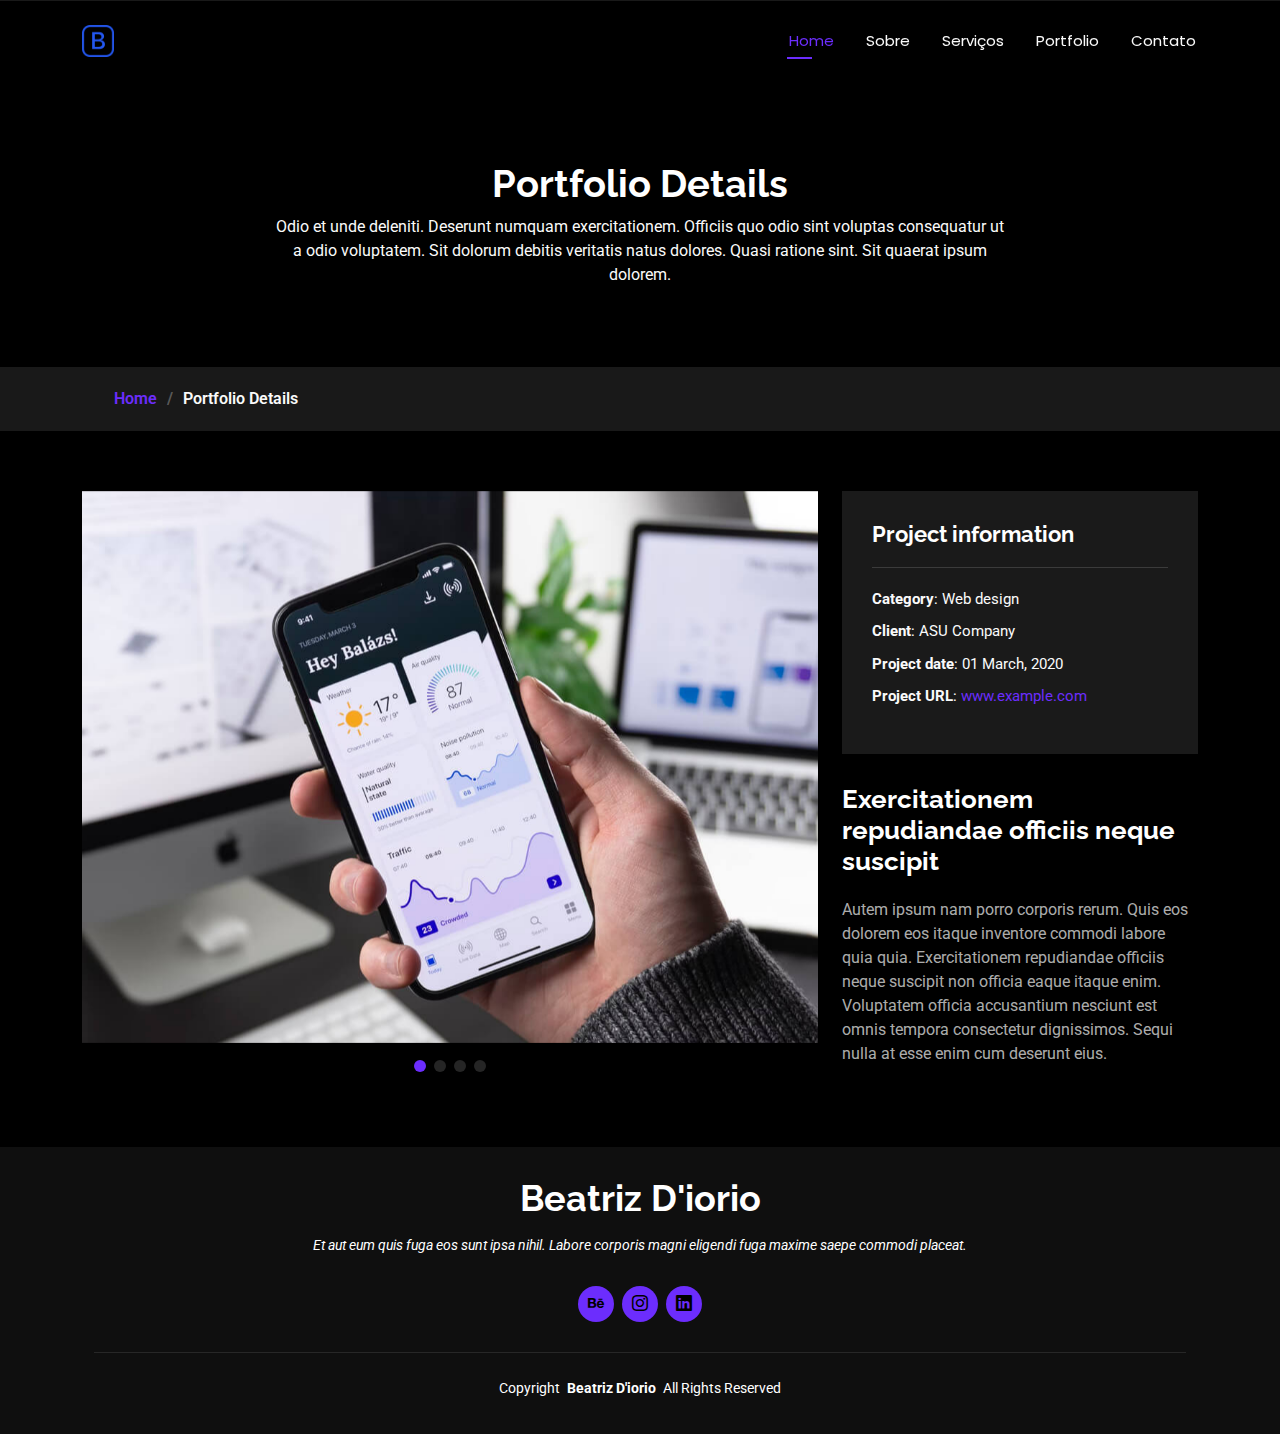
<file: portfolio-details.html>
<!DOCTYPE html>
<html lang="en">

<head>
  <meta charset="utf-8">
  <meta content="width=device-width, initial-scale=1.0" name="viewport">
  <title>Portfolio Details - Personal Bootstrap Template</title>
  <meta name="description" content="">
  <meta name="keywords" content="">

  <!-- Favicons -->
  <link href="assets/img/favicon.png" rel="icon">
  <link href="assets/img/apple-touch-icon.png" rel="apple-touch-icon">

  <!-- Fonts -->
  <link href="https://fonts.googleapis.com" rel="preconnect">
  <link href="https://fonts.gstatic.com" rel="preconnect" crossorigin>
  <link href="https://fonts.googleapis.com/css2?family=Roboto:ital,wght@0,100;0,300;0,400;0,500;0,700;0,900;1,100;1,300;1,400;1,500;1,700;1,900&family=Poppins:ital,wght@0,100;0,200;0,300;0,400;0,500;0,600;0,700;0,800;0,900;1,100;1,200;1,300;1,400;1,500;1,600;1,700;1,800;1,900&family=Raleway:ital,wght@0,100;0,200;0,300;0,400;0,500;0,600;0,700;0,800;0,900;1,100;1,200;1,300;1,400;1,500;1,600;1,700;1,800;1,900&display=swap" rel="stylesheet">

  <!-- Vendor CSS Files -->
  <link href="assets/vendor/bootstrap/css/bootstrap.min.css" rel="stylesheet">
  <link href="assets/vendor/bootstrap-icons/bootstrap-icons.css" rel="stylesheet">
  <link href="assets/vendor/aos/aos.css" rel="stylesheet">
  <link href="assets/vendor/swiper/swiper-bundle.min.css" rel="stylesheet">
  <link href="assets/vendor/glightbox/css/glightbox.min.css" rel="stylesheet">

  <!-- Main CSS File -->
  <link href="assets/css/main.css" rel="stylesheet">

  <!-- =======================================================
  * Template Name: Personal
  * Template URL: https://bootstrapmade.com/personal-free-resume-bootstrap-template/
  * Updated: Nov 04 2024 with Bootstrap v5.3.3
  * Author: BootstrapMade.com
  * License: https://bootstrapmade.com/license/
  ======================================================== -->
</head>

<body class="portfolio-details-page">

  <header id="header" class="header d-flex align-items-center fixed-top">
    <div class="container-fluid container-xl position-relative d-flex align-items-center justify-content-between">

      <a href="index.html" class="logo d-flex align-items-center">
        <img src="assets/img/logo.png" alt="">
        <!-- <h1 class="sitename">Personal</h1> -->
      </a>

      <nav id="navmenu" class="navmenu">
        <ul>
          <li><a href="index.html" class="active">Home</a></li>
          <li><a href="about.html">Sobre</a></li>
          <!-- <li><a href="resume.html">Resume</a></li> -->
          <li><a href="services.html">Serviços</a></li>
          <li><a href="portfolio.html">Portfolio</a></li>
          <!-- <li class="dropdown"><a href="#"><span>Dropdown</span> <i class="bi bi-chevron-down toggle-dropdown"></i></a>
            <ul>
              <li><a href="#">Dropdown 1</a></li>
              <li class="dropdown"><a href="#"><span>Deep Dropdown</span> <i class="bi bi-chevron-down toggle-dropdown"></i></a>
                <ul>
                  <li><a href="#">Deep Dropdown 1</a></li>
                  <li><a href="#">Deep Dropdown 2</a></li>
                  <li><a href="#">Deep Dropdown 3</a></li>
                  <li><a href="#">Deep Dropdown 4</a></li>
                  <li><a href="#">Deep Dropdown 5</a></li>
                </ul>
              </li>
              <li><a href="#">Dropdown 2</a></li>
              <li><a href="#">Dropdown 3</a></li>
              <li><a href="#">Dropdown 4</a></li>
            </ul>
          </li> -->
          <li><a href="contact.html">Contato</a></li>
        </ul>
        <i class="mobile-nav-toggle d-xl-none bi bi-list"></i>
      </nav>

    </div>
  </header>

  <main class="main">

    <!-- Page Title -->
    <div class="page-title" data-aos="fade">
      <div class="heading">
        <div class="container">
          <div class="row d-flex justify-content-center text-center">
            <div class="col-lg-8">
              <h1>Portfolio Details</h1>
              <p class="mb-0">Odio et unde deleniti. Deserunt numquam exercitationem. Officiis quo odio sint voluptas consequatur ut a odio voluptatem. Sit dolorum debitis veritatis natus dolores. Quasi ratione sint. Sit quaerat ipsum dolorem.</p>
            </div>
          </div>
        </div>
      </div>
      <nav class="breadcrumbs">
        <div class="container">
          <ol>
            <li><a href="index.html">Home</a></li>
            <li class="current">Portfolio Details</li>
          </ol>
        </div>
      </nav>
    </div><!-- End Page Title -->

    <!-- Portfolio Details Section -->
    <section id="portfolio-details" class="portfolio-details section">

      <div class="container" data-aos="fade-up" data-aos-delay="100">

        <div class="row gy-4">

          <div class="col-lg-8">
            <div class="portfolio-details-slider swiper init-swiper">

              <script type="application/json" class="swiper-config">
                {
                  "loop": true,
                  "speed": 600,
                  "autoplay": {
                    "delay": 5000
                  },
                  "slidesPerView": "auto",
                  "pagination": {
                    "el": ".swiper-pagination",
                    "type": "bullets",
                    "clickable": true
                  }
                }
              </script>

              <div class="swiper-wrapper align-items-center">

                <div class="swiper-slide">
                  <img src="assets/img/portfolio/app-1.jpg" alt="">
                </div>

                <div class="swiper-slide">
                  <img src="assets/img/portfolio/product-1.jpg" alt="">
                </div>

                <div class="swiper-slide">
                  <img src="assets/img/portfolio/branding-1.jpg" alt="">
                </div>

                <div class="swiper-slide">
                  <img src="assets/img/portfolio/books-1.jpg" alt="">
                </div>

              </div>
              <div class="swiper-pagination"></div>
            </div>
          </div>

          <div class="col-lg-4">
            <div class="portfolio-info" data-aos="fade-up" data-aos-delay="200">
              <h3>Project information</h3>
              <ul>
                <li><strong>Category</strong>: Web design</li>
                <li><strong>Client</strong>: ASU Company</li>
                <li><strong>Project date</strong>: 01 March, 2020</li>
                <li><strong>Project URL</strong>: <a href="#">www.example.com</a></li>
              </ul>
            </div>
            <div class="portfolio-description" data-aos="fade-up" data-aos-delay="300">
              <h2>Exercitationem repudiandae officiis neque suscipit</h2>
              <p>
                Autem ipsum nam porro corporis rerum. Quis eos dolorem eos itaque inventore commodi labore quia quia. Exercitationem repudiandae officiis neque suscipit non officia eaque itaque enim. Voluptatem officia accusantium nesciunt est omnis tempora consectetur dignissimos. Sequi nulla at esse enim cum deserunt eius.
              </p>
            </div>
          </div>

        </div>

      </div>

    </section><!-- /Portfolio Details Section -->

  </main>

  <footer id="footer" class="footer dark-background">
    <div class="container">
      <h3 class="sitename">Beatriz D'iorio</h3>
      <p>Et aut eum quis fuga eos sunt ipsa nihil. Labore corporis magni eligendi fuga maxime saepe commodi placeat.</p>
      <div class="social-links d-flex justify-content-center">
        <a href="#"><i class="bi bi-behance"></i></a>
        <a href=""><i class="bi bi-instagram"></i></a>
        <a href=""><i class="bi bi-linkedin"></i></a>
      </div>
      <div class="container">
        <div class="copyright">
          <span>Copyright</span> <strong class="px-1 sitename">Beatriz D'iorio</strong> <span>All Rights Reserved</span>
        </div>
        <div class="credits">
          <!-- All the links in the footer should remain intact. -->
          <!-- You can delete the links only if you've purchased the pro version. -->
          <!-- Licensing information: https://bootstrapmade.com/license/ -->
          <!-- Purchase the pro version with working PHP/AJAX contact form: [buy-url] -->
          <!-- Designed by <a href="https://bootstrapmade.com/">BootstrapMade</a> -->
        </div>
      </div>
    </div>
  </footer>

  <!-- Scroll Top -->
  <a href="#" id="scroll-top" class="scroll-top d-flex align-items-center justify-content-center"><i class="bi bi-arrow-up-short"></i></a>

  <!-- Preloader -->
  <div id="preloader"></div>

  <!-- Vendor JS Files -->
  <script src="assets/vendor/bootstrap/js/bootstrap.bundle.min.js"></script>
  <script src="assets/vendor/php-email-form/validate.js"></script>
  <script src="assets/vendor/aos/aos.js"></script>
  <script src="assets/vendor/typed.js/typed.umd.js"></script>
  <script src="assets/vendor/purecounter/purecounter_vanilla.js"></script>
  <script src="assets/vendor/waypoints/noframework.waypoints.js"></script>
  <script src="assets/vendor/swiper/swiper-bundle.min.js"></script>
  <script src="assets/vendor/glightbox/js/glightbox.min.js"></script>
  <script src="assets/vendor/imagesloaded/imagesloaded.pkgd.min.js"></script>
  <script src="assets/vendor/isotope-layout/isotope.pkgd.min.js"></script>

  <!-- Main JS File -->
  <script src="assets/js/main.js"></script>

</body>

</html>
</file>
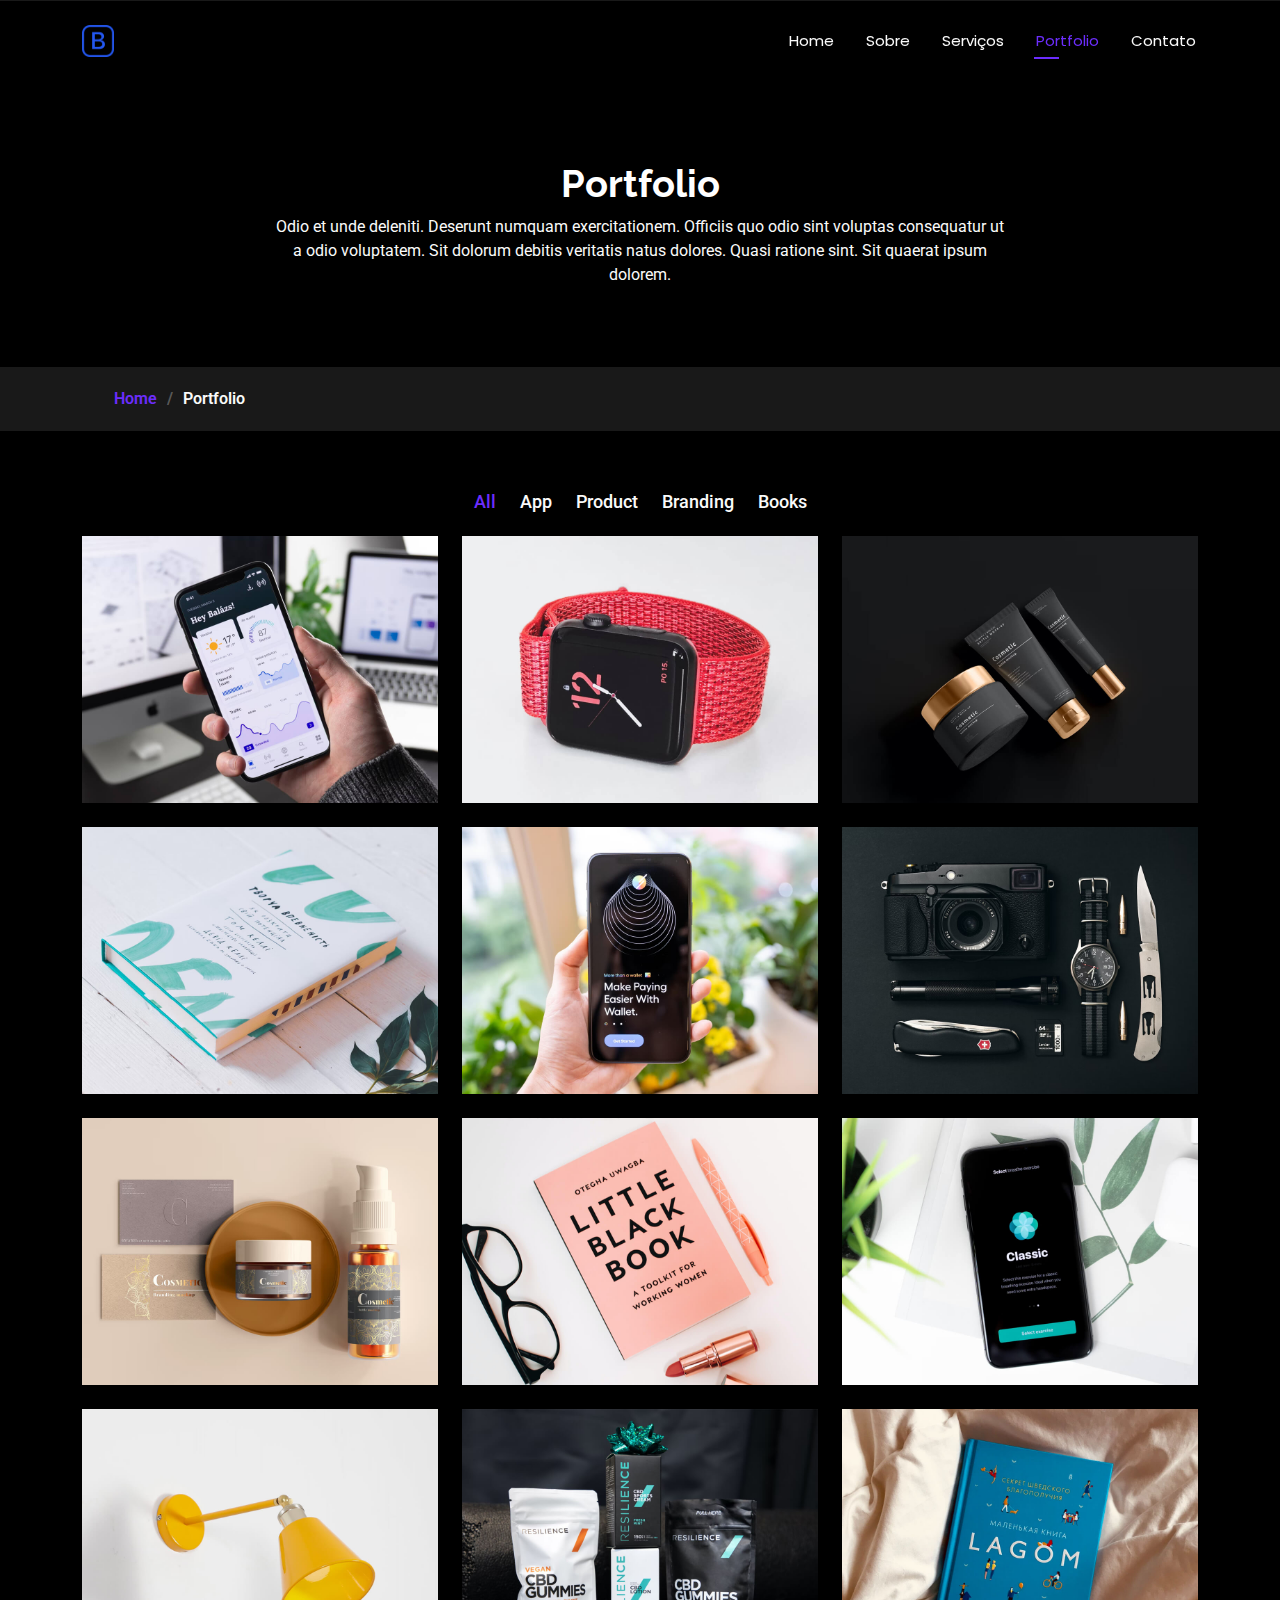
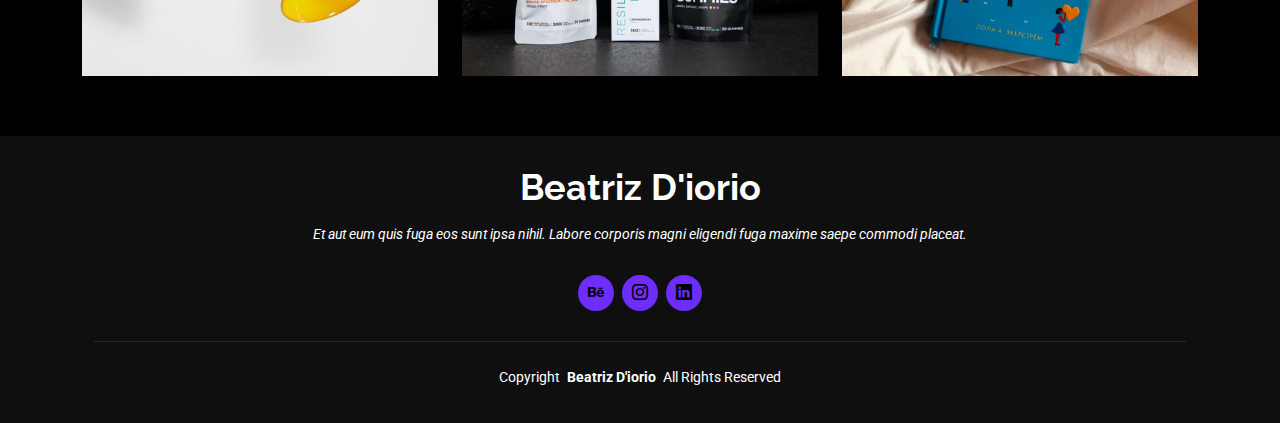
<file: portfolio.html>
<!DOCTYPE html>
<html lang="en">

<head>
  <meta charset="utf-8">
  <meta content="width=device-width, initial-scale=1.0" name="viewport">
  <title>Portfolio - Personal Bootstrap Template</title>
  <meta name="description" content="">
  <meta name="keywords" content="">

  <!-- Favicons -->
  <link href="assets/img/favicon.png" rel="icon">
  <link href="assets/img/apple-touch-icon.png" rel="apple-touch-icon">

  <!-- Fonts -->
  <link href="https://fonts.googleapis.com" rel="preconnect">
  <link href="https://fonts.gstatic.com" rel="preconnect" crossorigin>
  <link href="https://fonts.googleapis.com/css2?family=Roboto:ital,wght@0,100;0,300;0,400;0,500;0,700;0,900;1,100;1,300;1,400;1,500;1,700;1,900&family=Poppins:ital,wght@0,100;0,200;0,300;0,400;0,500;0,600;0,700;0,800;0,900;1,100;1,200;1,300;1,400;1,500;1,600;1,700;1,800;1,900&family=Raleway:ital,wght@0,100;0,200;0,300;0,400;0,500;0,600;0,700;0,800;0,900;1,100;1,200;1,300;1,400;1,500;1,600;1,700;1,800;1,900&display=swap" rel="stylesheet">

  <!-- Vendor CSS Files -->
  <link href="assets/vendor/bootstrap/css/bootstrap.min.css" rel="stylesheet">
  <link href="assets/vendor/bootstrap-icons/bootstrap-icons.css" rel="stylesheet">
  <link href="assets/vendor/aos/aos.css" rel="stylesheet">
  <link href="assets/vendor/swiper/swiper-bundle.min.css" rel="stylesheet">
  <link href="assets/vendor/glightbox/css/glightbox.min.css" rel="stylesheet">

  <!-- Main CSS File -->
  <link href="assets/css/main.css" rel="stylesheet">

  <!-- =======================================================
  * Template Name: Personal
  * Template URL: https://bootstrapmade.com/personal-free-resume-bootstrap-template/
  * Updated: Nov 04 2024 with Bootstrap v5.3.3
  * Author: BootstrapMade.com
  * License: https://bootstrapmade.com/license/
  ======================================================== -->
</head>

<body class="portfolio-page">

  <header id="header" class="header d-flex align-items-center fixed-top">
    <div class="container-fluid container-xl position-relative d-flex align-items-center justify-content-between">

      <a href="index.html" class="logo d-flex align-items-center">
        <img src="assets/img/logo.png" alt="">
        <!-- <h1 class="sitename">Personal</h1> -->
      </a>

      <nav id="navmenu" class="navmenu">
        <ul>
          <li><a href="index.html">Home</a></li>
          <li><a href="about.html">Sobre</a></li>
          <!-- <li><a href="resume.html">Resume</a></li> -->
          <li><a href="services.html">Serviços</a></li>
          <li><a href="portfolio.html" class="active">Portfolio</a></li>
          <!-- <li class="dropdown"><a href="#"><span>Dropdown</span> <i class="bi bi-chevron-down toggle-dropdown"></i></a>
            <ul>
              <li><a href="#">Dropdown 1</a></li>
              <li class="dropdown"><a href="#"><span>Deep Dropdown</span> <i class="bi bi-chevron-down toggle-dropdown"></i></a>
                <ul>
                  <li><a href="#">Deep Dropdown 1</a></li>
                  <li><a href="#">Deep Dropdown 2</a></li>
                  <li><a href="#">Deep Dropdown 3</a></li>
                  <li><a href="#">Deep Dropdown 4</a></li>
                  <li><a href="#">Deep Dropdown 5</a></li>
                </ul>
              </li>
              <li><a href="#">Dropdown 2</a></li>
              <li><a href="#">Dropdown 3</a></li>
              <li><a href="#">Dropdown 4</a></li>
            </ul>
          </li> -->
          <li><a href="contact.html">Contato</a></li>
        </ul>
        <i class="mobile-nav-toggle d-xl-none bi bi-list"></i>
      </nav>

    </div>
  </header>

  <main class="main">

    <!-- Page Title -->
    <div class="page-title" data-aos="fade">
      <div class="heading">
        <div class="container">
          <div class="row d-flex justify-content-center text-center">
            <div class="col-lg-8">
              <h1>Portfolio</h1>
              <p class="mb-0">Odio et unde deleniti. Deserunt numquam exercitationem. Officiis quo odio sint voluptas consequatur ut a odio voluptatem. Sit dolorum debitis veritatis natus dolores. Quasi ratione sint. Sit quaerat ipsum dolorem.</p>
            </div>
          </div>
        </div>
      </div>
      <nav class="breadcrumbs">
        <div class="container">
          <ol>
            <li><a href="index.html">Home</a></li>
            <li class="current">Portfolio</li>
          </ol>
        </div>
      </nav>
    </div><!-- End Page Title -->

    <!-- Portfolio Section -->
    <section id="portfolio" class="portfolio section">

      <div class="container">

        <div class="isotope-layout" data-default-filter="*" data-layout="masonry" data-sort="original-order">

          <ul class="portfolio-filters isotope-filters" data-aos="fade-up" data-aos-delay="100">
            <li data-filter="*" class="filter-active">All</li>
            <li data-filter=".filter-app">App</li>
            <li data-filter=".filter-product">Product</li>
            <li data-filter=".filter-branding">Branding</li>
            <li data-filter=".filter-books">Books</li>
          </ul><!-- End Portfolio Filters -->

          <div class="row gy-4 isotope-container" data-aos="fade-up" data-aos-delay="200">

            <div class="col-lg-4 col-md-6 portfolio-item isotope-item filter-app">
              <div class="portfolio-content h-100">
                <img src="assets/img/portfolio/app-1.jpg" class="img-fluid" alt="">
                <div class="portfolio-info">
                  <h4>App 1</h4>
                  <p>Lorem ipsum, dolor sit amet consectetur</p>
                  <a href="assets/img/portfolio/app-1.jpg" title="App 1" data-gallery="portfolio-gallery-app" class="glightbox preview-link"><i class="bi bi-zoom-in"></i></a>
                  <a href="portfolio-details.html" title="More Details" class="details-link"><i class="bi bi-link-45deg"></i></a>
                </div>
              </div>
            </div><!-- End Portfolio Item -->

            <div class="col-lg-4 col-md-6 portfolio-item isotope-item filter-product">
              <div class="portfolio-content h-100">
                <img src="assets/img/portfolio/product-1.jpg" class="img-fluid" alt="">
                <div class="portfolio-info">
                  <h4>Product 1</h4>
                  <p>Lorem ipsum, dolor sit amet consectetur</p>
                  <a href="assets/img/portfolio/product-1.jpg" title="Product 1" data-gallery="portfolio-gallery-product" class="glightbox preview-link"><i class="bi bi-zoom-in"></i></a>
                  <a href="portfolio-details.html" title="More Details" class="details-link"><i class="bi bi-link-45deg"></i></a>
                </div>
              </div>
            </div><!-- End Portfolio Item -->

            <div class="col-lg-4 col-md-6 portfolio-item isotope-item filter-branding">
              <div class="portfolio-content h-100">
                <img src="assets/img/portfolio/branding-1.jpg" class="img-fluid" alt="">
                <div class="portfolio-info">
                  <h4>Branding 1</h4>
                  <p>Lorem ipsum, dolor sit amet consectetur</p>
                  <a href="assets/img/portfolio/branding-1.jpg" title="Branding 1" data-gallery="portfolio-gallery-branding" class="glightbox preview-link"><i class="bi bi-zoom-in"></i></a>
                  <a href="portfolio-details.html" title="More Details" class="details-link"><i class="bi bi-link-45deg"></i></a>
                </div>
              </div>
            </div><!-- End Portfolio Item -->

            <div class="col-lg-4 col-md-6 portfolio-item isotope-item filter-books">
              <div class="portfolio-content h-100">
                <img src="assets/img/portfolio/books-1.jpg" class="img-fluid" alt="">
                <div class="portfolio-info">
                  <h4>Books 1</h4>
                  <p>Lorem ipsum, dolor sit amet consectetur</p>
                  <a href="assets/img/portfolio/books-1.jpg" title="Branding 1" data-gallery="portfolio-gallery-book" class="glightbox preview-link"><i class="bi bi-zoom-in"></i></a>
                  <a href="portfolio-details.html" title="More Details" class="details-link"><i class="bi bi-link-45deg"></i></a>
                </div>
              </div>
            </div><!-- End Portfolio Item -->

            <div class="col-lg-4 col-md-6 portfolio-item isotope-item filter-app">
              <div class="portfolio-content h-100">
                <img src="assets/img/portfolio/app-2.jpg" class="img-fluid" alt="">
                <div class="portfolio-info">
                  <h4>App 2</h4>
                  <p>Lorem ipsum, dolor sit amet consectetur</p>
                  <a href="assets/img/portfolio/app-2.jpg" title="App 2" data-gallery="portfolio-gallery-app" class="glightbox preview-link"><i class="bi bi-zoom-in"></i></a>
                  <a href="portfolio-details.html" title="More Details" class="details-link"><i class="bi bi-link-45deg"></i></a>
                </div>
              </div>
            </div><!-- End Portfolio Item -->

            <div class="col-lg-4 col-md-6 portfolio-item isotope-item filter-product">
              <div class="portfolio-content h-100">
                <img src="assets/img/portfolio/product-2.jpg" class="img-fluid" alt="">
                <div class="portfolio-info">
                  <h4>Product 2</h4>
                  <p>Lorem ipsum, dolor sit amet consectetur</p>
                  <a href="assets/img/portfolio/product-2.jpg" title="Product 2" data-gallery="portfolio-gallery-product" class="glightbox preview-link"><i class="bi bi-zoom-in"></i></a>
                  <a href="portfolio-details.html" title="More Details" class="details-link"><i class="bi bi-link-45deg"></i></a>
                </div>
              </div>
            </div><!-- End Portfolio Item -->

            <div class="col-lg-4 col-md-6 portfolio-item isotope-item filter-branding">
              <div class="portfolio-content h-100">
                <img src="assets/img/portfolio/branding-2.jpg" class="img-fluid" alt="">
                <div class="portfolio-info">
                  <h4>Branding 2</h4>
                  <p>Lorem ipsum, dolor sit amet consectetur</p>
                  <a href="assets/img/portfolio/branding-2.jpg" title="Branding 2" data-gallery="portfolio-gallery-branding" class="glightbox preview-link"><i class="bi bi-zoom-in"></i></a>
                  <a href="portfolio-details.html" title="More Details" class="details-link"><i class="bi bi-link-45deg"></i></a>
                </div>
              </div>
            </div><!-- End Portfolio Item -->

            <div class="col-lg-4 col-md-6 portfolio-item isotope-item filter-books">
              <div class="portfolio-content h-100">
                <img src="assets/img/portfolio/books-2.jpg" class="img-fluid" alt="">
                <div class="portfolio-info">
                  <h4>Books 2</h4>
                  <p>Lorem ipsum, dolor sit amet consectetur</p>
                  <a href="assets/img/portfolio/books-2.jpg" title="Branding 2" data-gallery="portfolio-gallery-book" class="glightbox preview-link"><i class="bi bi-zoom-in"></i></a>
                  <a href="portfolio-details.html" title="More Details" class="details-link"><i class="bi bi-link-45deg"></i></a>
                </div>
              </div>
            </div><!-- End Portfolio Item -->

            <div class="col-lg-4 col-md-6 portfolio-item isotope-item filter-app">
              <div class="portfolio-content h-100">
                <img src="assets/img/portfolio/app-3.jpg" class="img-fluid" alt="">
                <div class="portfolio-info">
                  <h4>App 3</h4>
                  <p>Lorem ipsum, dolor sit amet consectetur</p>
                  <a href="assets/img/portfolio/app-3.jpg" title="App 3" data-gallery="portfolio-gallery-app" class="glightbox preview-link"><i class="bi bi-zoom-in"></i></a>
                  <a href="portfolio-details.html" title="More Details" class="details-link"><i class="bi bi-link-45deg"></i></a>
                </div>
              </div>
            </div><!-- End Portfolio Item -->

            <div class="col-lg-4 col-md-6 portfolio-item isotope-item filter-product">
              <div class="portfolio-content h-100">
                <img src="assets/img/portfolio/product-3.jpg" class="img-fluid" alt="">
                <div class="portfolio-info">
                  <h4>Product 3</h4>
                  <p>Lorem ipsum, dolor sit amet consectetur</p>
                  <a href="assets/img/portfolio/product-3.jpg" title="Product 3" data-gallery="portfolio-gallery-product" class="glightbox preview-link"><i class="bi bi-zoom-in"></i></a>
                  <a href="portfolio-details.html" title="More Details" class="details-link"><i class="bi bi-link-45deg"></i></a>
                </div>
              </div>
            </div><!-- End Portfolio Item -->

            <div class="col-lg-4 col-md-6 portfolio-item isotope-item filter-branding">
              <div class="portfolio-content h-100">
                <img src="assets/img/portfolio/branding-3.jpg" class="img-fluid" alt="">
                <div class="portfolio-info">
                  <h4>Branding 3</h4>
                  <p>Lorem ipsum, dolor sit amet consectetur</p>
                  <a href="assets/img/portfolio/branding-3.jpg" title="Branding 2" data-gallery="portfolio-gallery-branding" class="glightbox preview-link"><i class="bi bi-zoom-in"></i></a>
                  <a href="portfolio-details.html" title="More Details" class="details-link"><i class="bi bi-link-45deg"></i></a>
                </div>
              </div>
            </div><!-- End Portfolio Item -->

            <div class="col-lg-4 col-md-6 portfolio-item isotope-item filter-books">
              <div class="portfolio-content h-100">
                <img src="assets/img/portfolio/books-3.jpg" class="img-fluid" alt="">
                <div class="portfolio-info">
                  <h4>Books 3</h4>
                  <p>Lorem ipsum, dolor sit amet consectetur</p>
                  <a href="assets/img/portfolio/books-3.jpg" title="Branding 3" data-gallery="portfolio-gallery-book" class="glightbox preview-link"><i class="bi bi-zoom-in"></i></a>
                  <a href="portfolio-details.html" title="More Details" class="details-link"><i class="bi bi-link-45deg"></i></a>
                </div>
              </div>
            </div><!-- End Portfolio Item -->

          </div><!-- End Portfolio Container -->

        </div>

      </div>

    </section><!-- /Portfolio Section -->

  </main>

  <footer id="footer" class="footer dark-background">
    <div class="container">
      <h3 class="sitename">Beatriz D'iorio</h3>
      <p>Et aut eum quis fuga eos sunt ipsa nihil. Labore corporis magni eligendi fuga maxime saepe commodi placeat.</p>
      <div class="social-links d-flex justify-content-center">
        <a href="#"><i class="bi bi-behance"></i></a>
        <a href=""><i class="bi bi-instagram"></i></a>
        <a href=""><i class="bi bi-linkedin"></i></a>
      </div>
      <div class="container">
        <div class="copyright">
          <span>Copyright</span> <strong class="px-1 sitename">Beatriz D'iorio</strong> <span>All Rights Reserved</span>
        </div>
        <div class="credits">
          <!-- All the links in the footer should remain intact. -->
          <!-- You can delete the links only if you've purchased the pro version. -->
          <!-- Licensing information: https://bootstrapmade.com/license/ -->
          <!-- Purchase the pro version with working PHP/AJAX contact form: [buy-url] -->
          <!-- Designed by <a href="https://bootstrapmade.com/">BootstrapMade</a> -->
        </div>
      </div>
    </div>
  </footer>

  <!-- Scroll Top -->
  <a href="#" id="scroll-top" class="scroll-top d-flex align-items-center justify-content-center"><i class="bi bi-arrow-up-short"></i></a>

  <!-- Preloader -->
  <div id="preloader"></div>

  <!-- Vendor JS Files -->
  <script src="assets/vendor/bootstrap/js/bootstrap.bundle.min.js"></script>
  <script src="assets/vendor/php-email-form/validate.js"></script>
  <script src="assets/vendor/aos/aos.js"></script>
  <script src="assets/vendor/typed.js/typed.umd.js"></script>
  <script src="assets/vendor/purecounter/purecounter_vanilla.js"></script>
  <script src="assets/vendor/waypoints/noframework.waypoints.js"></script>
  <script src="assets/vendor/swiper/swiper-bundle.min.js"></script>
  <script src="assets/vendor/glightbox/js/glightbox.min.js"></script>
  <script src="assets/vendor/imagesloaded/imagesloaded.pkgd.min.js"></script>
  <script src="assets/vendor/isotope-layout/isotope.pkgd.min.js"></script>

  <!-- Main JS File -->
  <script src="assets/js/main.js"></script>

</body>

</html>
</file>
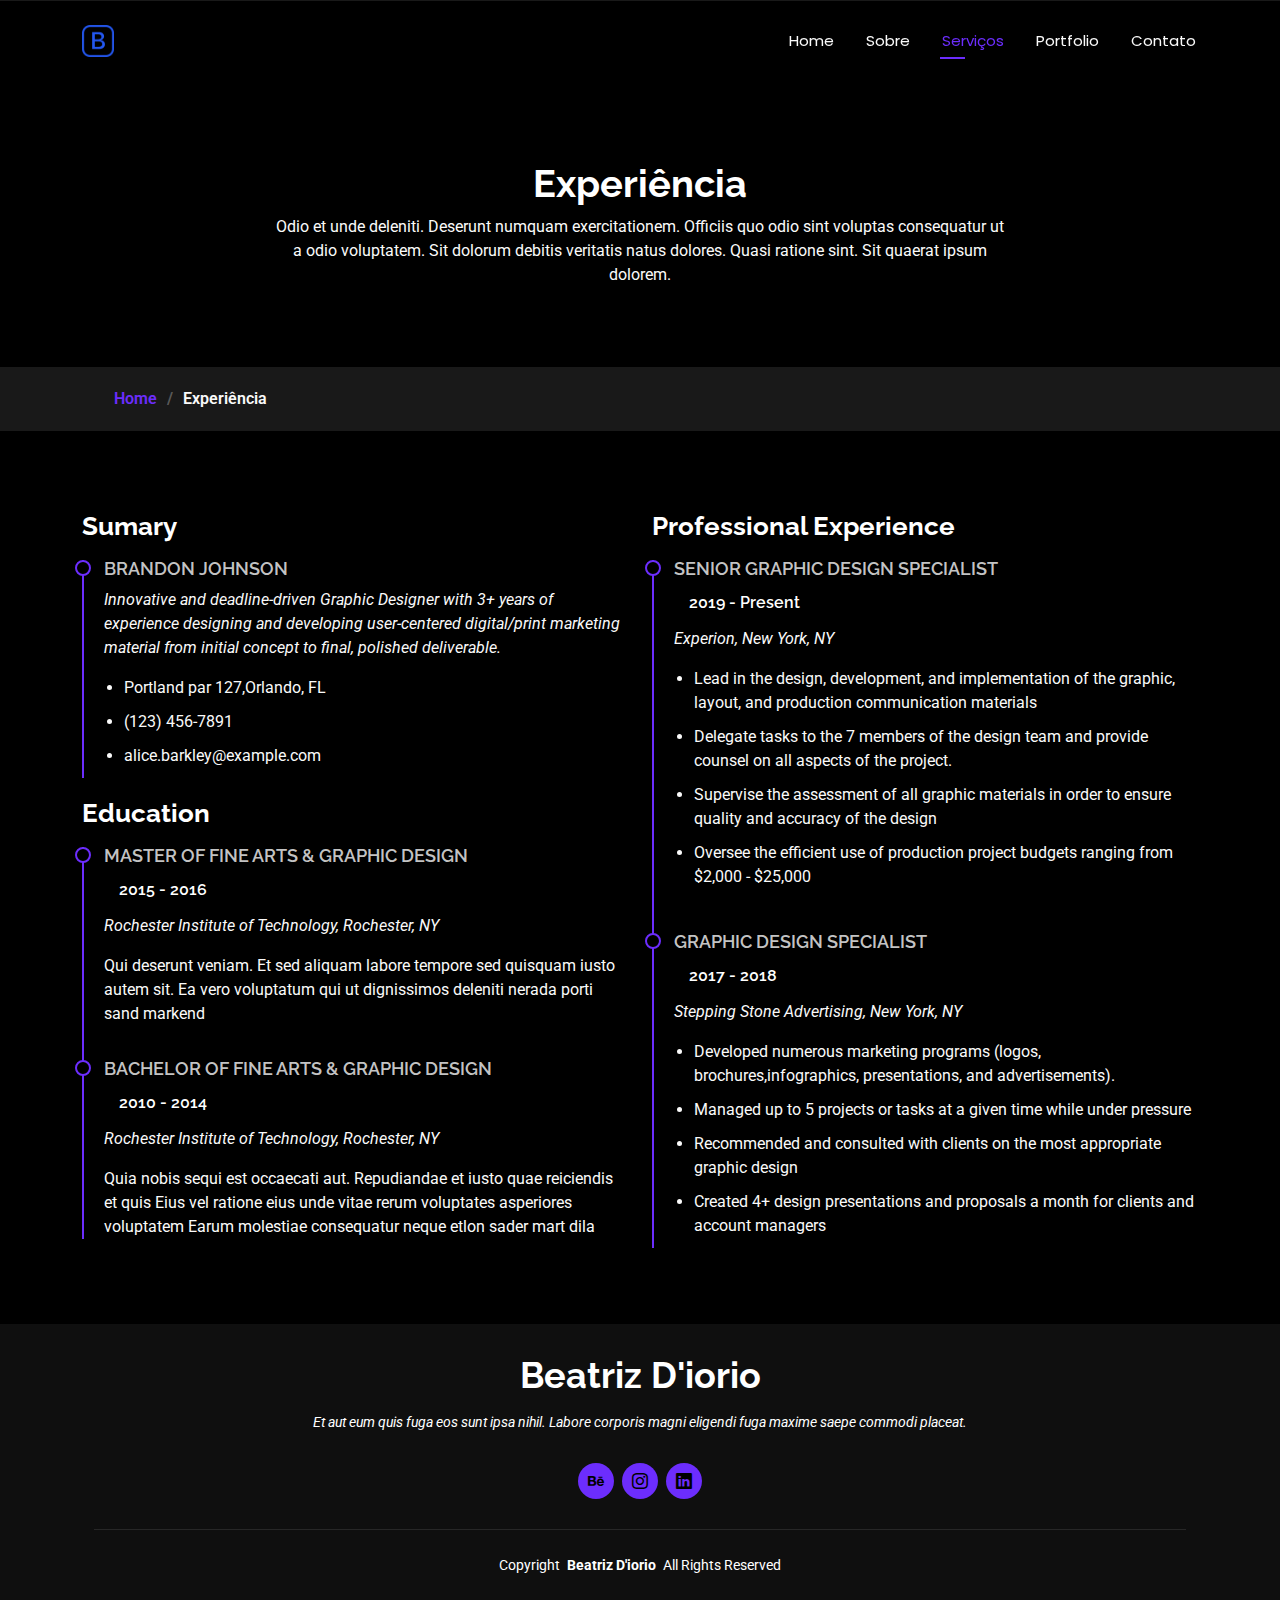
<file: resume.html>
<!DOCTYPE html>
<html lang="en">

<head>
  <meta charset="utf-8">
  <meta content="width=device-width, initial-scale=1.0" name="viewport">
  <title>Resume - Beatriz D'iorio</title>
  <meta name="description" content="">
  <meta name="keywords" content="">

  <!-- Favicons -->
  <link href="assets/img/favicon.png" rel="icon">
  <link href="assets/img/apple-touch-icon.png" rel="apple-touch-icon">

  <!-- Fonts -->
  <link href="https://fonts.googleapis.com" rel="preconnect">
  <link href="https://fonts.gstatic.com" rel="preconnect" crossorigin>
  <link href="https://fonts.googleapis.com/css2?family=Roboto:ital,wght@0,100;0,300;0,400;0,500;0,700;0,900;1,100;1,300;1,400;1,500;1,700;1,900&family=Poppins:ital,wght@0,100;0,200;0,300;0,400;0,500;0,600;0,700;0,800;0,900;1,100;1,200;1,300;1,400;1,500;1,600;1,700;1,800;1,900&family=Raleway:ital,wght@0,100;0,200;0,300;0,400;0,500;0,600;0,700;0,800;0,900;1,100;1,200;1,300;1,400;1,500;1,600;1,700;1,800;1,900&display=swap" rel="stylesheet">

  <!-- Vendor CSS Files -->
  <link href="assets/vendor/bootstrap/css/bootstrap.min.css" rel="stylesheet">
  <link href="assets/vendor/bootstrap-icons/bootstrap-icons.css" rel="stylesheet">
  <link href="assets/vendor/aos/aos.css" rel="stylesheet">
  <link href="assets/vendor/swiper/swiper-bundle.min.css" rel="stylesheet">
  <link href="assets/vendor/glightbox/css/glightbox.min.css" rel="stylesheet">

  <!-- Main CSS File -->
  <link href="assets/css/main.css" rel="stylesheet">

  <!-- =======================================================
  * Template Name: Personal
  * Template URL: https://bootstrapmade.com/personal-free-resume-bootstrap-template/
  * Updated: Nov 04 2024 with Bootstrap v5.3.3
  * Author: BootstrapMade.com
  * License: https://bootstrapmade.com/license/
  ======================================================== -->
</head>

<body class="resume-page">

  <header id="header" class="header d-flex align-items-center fixed-top">
    <div class="container-fluid container-xl position-relative d-flex align-items-center justify-content-between">

      <a href="index.html" class="logo d-flex align-items-center">
        <img src="assets/img/logo.png" alt="">
        <!-- <h1 class="sitename">Personal</h1> -->
      </a>

      <nav id="navmenu" class="navmenu">
        <ul>
          <li><a href="index.html">Home</a></li>
          <li><a href="about.html">Sobre</a></li>
          <!-- <li><a href="resume.html">Resume</a></li> -->
          <li><a href="services.html" class="active">Serviços</a></li>
          <li><a href="portfolio.html">Portfolio</a></li>
          <!-- <li class="dropdown"><a href="#"><span>Dropdown</span> <i class="bi bi-chevron-down toggle-dropdown"></i></a>
            <ul>
              <li><a href="#">Dropdown 1</a></li>
              <li class="dropdown"><a href="#"><span>Deep Dropdown</span> <i class="bi bi-chevron-down toggle-dropdown"></i></a>
                <ul>
                  <li><a href="#">Deep Dropdown 1</a></li>
                  <li><a href="#">Deep Dropdown 2</a></li>
                  <li><a href="#">Deep Dropdown 3</a></li>
                  <li><a href="#">Deep Dropdown 4</a></li>
                  <li><a href="#">Deep Dropdown 5</a></li>
                </ul>
              </li>
              <li><a href="#">Dropdown 2</a></li>
              <li><a href="#">Dropdown 3</a></li>
              <li><a href="#">Dropdown 4</a></li>
            </ul>
          </li> -->
          <li><a href="contact.html">Contato</a></li>
        </ul>
        <i class="mobile-nav-toggle d-xl-none bi bi-list"></i>
      </nav>

    </div>
  </header>

  <main class="main">

    <!-- Page Title -->
    <div class="page-title" data-aos="fade">
      <div class="heading">
        <div class="container">
          <div class="row d-flex justify-content-center text-center">
            <div class="col-lg-8">
              <h1>Experiência</h1>
              <p class="mb-0">Odio et unde deleniti. Deserunt numquam exercitationem. Officiis quo odio sint voluptas consequatur ut a odio voluptatem. Sit dolorum debitis veritatis natus dolores. Quasi ratione sint. Sit quaerat ipsum dolorem.</p>
            </div>
          </div>
        </div>
      </div>
      <nav class="breadcrumbs">
        <div class="container">
          <ol>
            <li><a href="index.html">Home</a></li>
            <li class="current">Experiência</li>
          </ol>
        </div>
      </nav>
    </div><!-- End Page Title -->

    <!-- Resume Section -->
    <section id="resume" class="resume section">

      <div class="container">

        <div class="row">

          <div class="col-lg-6" data-aos="fade-up" data-aos-delay="100">
            <h3 class="resume-title">Sumary</h3>

            <div class="resume-item pb-0">
              <h4>Brandon Johnson</h4>
              <p><em>Innovative and deadline-driven Graphic Designer with 3+ years of experience designing and developing user-centered digital/print marketing material from initial concept to final, polished deliverable.</em></p>
              <ul>
                <li>Portland par 127,Orlando, FL</li>
                <li>(123) 456-7891</li>
                <li>alice.barkley@example.com</li>
              </ul>
            </div><!-- Edn Resume Item -->

            <h3 class="resume-title">Education</h3>
            <div class="resume-item">
              <h4>Master of Fine Arts &amp; Graphic Design</h4>
              <h5>2015 - 2016</h5>
              <p><em>Rochester Institute of Technology, Rochester, NY</em></p>
              <p>Qui deserunt veniam. Et sed aliquam labore tempore sed quisquam iusto autem sit. Ea vero voluptatum qui ut dignissimos deleniti nerada porti sand markend</p>
            </div><!-- Edn Resume Item -->

            <div class="resume-item">
              <h4>Bachelor of Fine Arts &amp; Graphic Design</h4>
              <h5>2010 - 2014</h5>
              <p><em>Rochester Institute of Technology, Rochester, NY</em></p>
              <p>Quia nobis sequi est occaecati aut. Repudiandae et iusto quae reiciendis et quis Eius vel ratione eius unde vitae rerum voluptates asperiores voluptatem Earum molestiae consequatur neque etlon sader mart dila</p>
            </div><!-- Edn Resume Item -->

          </div>

          <div class="col-lg-6" data-aos="fade-up" data-aos-delay="200">
            <h3 class="resume-title">Professional Experience</h3>
            <div class="resume-item">
              <h4>Senior graphic design specialist</h4>
              <h5>2019 - Present</h5>
              <p><em>Experion, New York, NY </em></p>
              <ul>
                <li>Lead in the design, development, and implementation of the graphic, layout, and production communication materials</li>
                <li>Delegate tasks to the 7 members of the design team and provide counsel on all aspects of the project. </li>
                <li>Supervise the assessment of all graphic materials in order to ensure quality and accuracy of the design</li>
                <li>Oversee the efficient use of production project budgets ranging from $2,000 - $25,000</li>
              </ul>
            </div><!-- Edn Resume Item -->

            <div class="resume-item">
              <h4>Graphic design specialist</h4>
              <h5>2017 - 2018</h5>
              <p><em>Stepping Stone Advertising, New York, NY</em></p>
              <ul>
                <li>Developed numerous marketing programs (logos, brochures,infographics, presentations, and advertisements).</li>
                <li>Managed up to 5 projects or tasks at a given time while under pressure</li>
                <li>Recommended and consulted with clients on the most appropriate graphic design</li>
                <li>Created 4+ design presentations and proposals a month for clients and account managers</li>
              </ul>
            </div><!-- Edn Resume Item -->

          </div>

        </div>

      </div>

    </section><!-- /Resume Section -->

  </main>

  <footer id="footer" class="footer dark-background">
    <div class="container">
      <h3 class="sitename">Beatriz D'iorio</h3>
      <p>Et aut eum quis fuga eos sunt ipsa nihil. Labore corporis magni eligendi fuga maxime saepe commodi placeat.</p>
      <div class="social-links d-flex justify-content-center">
        <a href="#"><i class="bi bi-behance"></i></a>
        <a href=""><i class="bi bi-instagram"></i></a>
        <a href=""><i class="bi bi-linkedin"></i></a>
      </div>
      <div class="container">
        <div class="copyright">
          <span>Copyright</span> <strong class="px-1 sitename">Beatriz D'iorio</strong> <span>All Rights Reserved</span>
        </div>
        <div class="credits">
          <!-- All the links in the footer should remain intact. -->
          <!-- You can delete the links only if you've purchased the pro version. -->
          <!-- Licensing information: https://bootstrapmade.com/license/ -->
          <!-- Purchase the pro version with working PHP/AJAX contact form: [buy-url] -->
          <!-- Designed by <a href="https://bootstrapmade.com/">BootstrapMade</a> -->
        </div>
      </div>
    </div>
  </footer>

  <!-- Scroll Top -->
  <a href="#" id="scroll-top" class="scroll-top d-flex align-items-center justify-content-center"><i class="bi bi-arrow-up-short"></i></a>

  <!-- Preloader -->
  <div id="preloader"></div>

  <!-- Vendor JS Files -->
  <script src="assets/vendor/bootstrap/js/bootstrap.bundle.min.js"></script>
  <script src="assets/vendor/php-email-form/validate.js"></script>
  <script src="assets/vendor/aos/aos.js"></script>
  <script src="assets/vendor/typed.js/typed.umd.js"></script>
  <script src="assets/vendor/purecounter/purecounter_vanilla.js"></script>
  <script src="assets/vendor/waypoints/noframework.waypoints.js"></script>
  <script src="assets/vendor/swiper/swiper-bundle.min.js"></script>
  <script src="assets/vendor/glightbox/js/glightbox.min.js"></script>
  <script src="assets/vendor/imagesloaded/imagesloaded.pkgd.min.js"></script>
  <script src="assets/vendor/isotope-layout/isotope.pkgd.min.js"></script>

  <!-- Main JS File -->
  <script src="assets/js/main.js"></script>

</body>

</html>
</file>
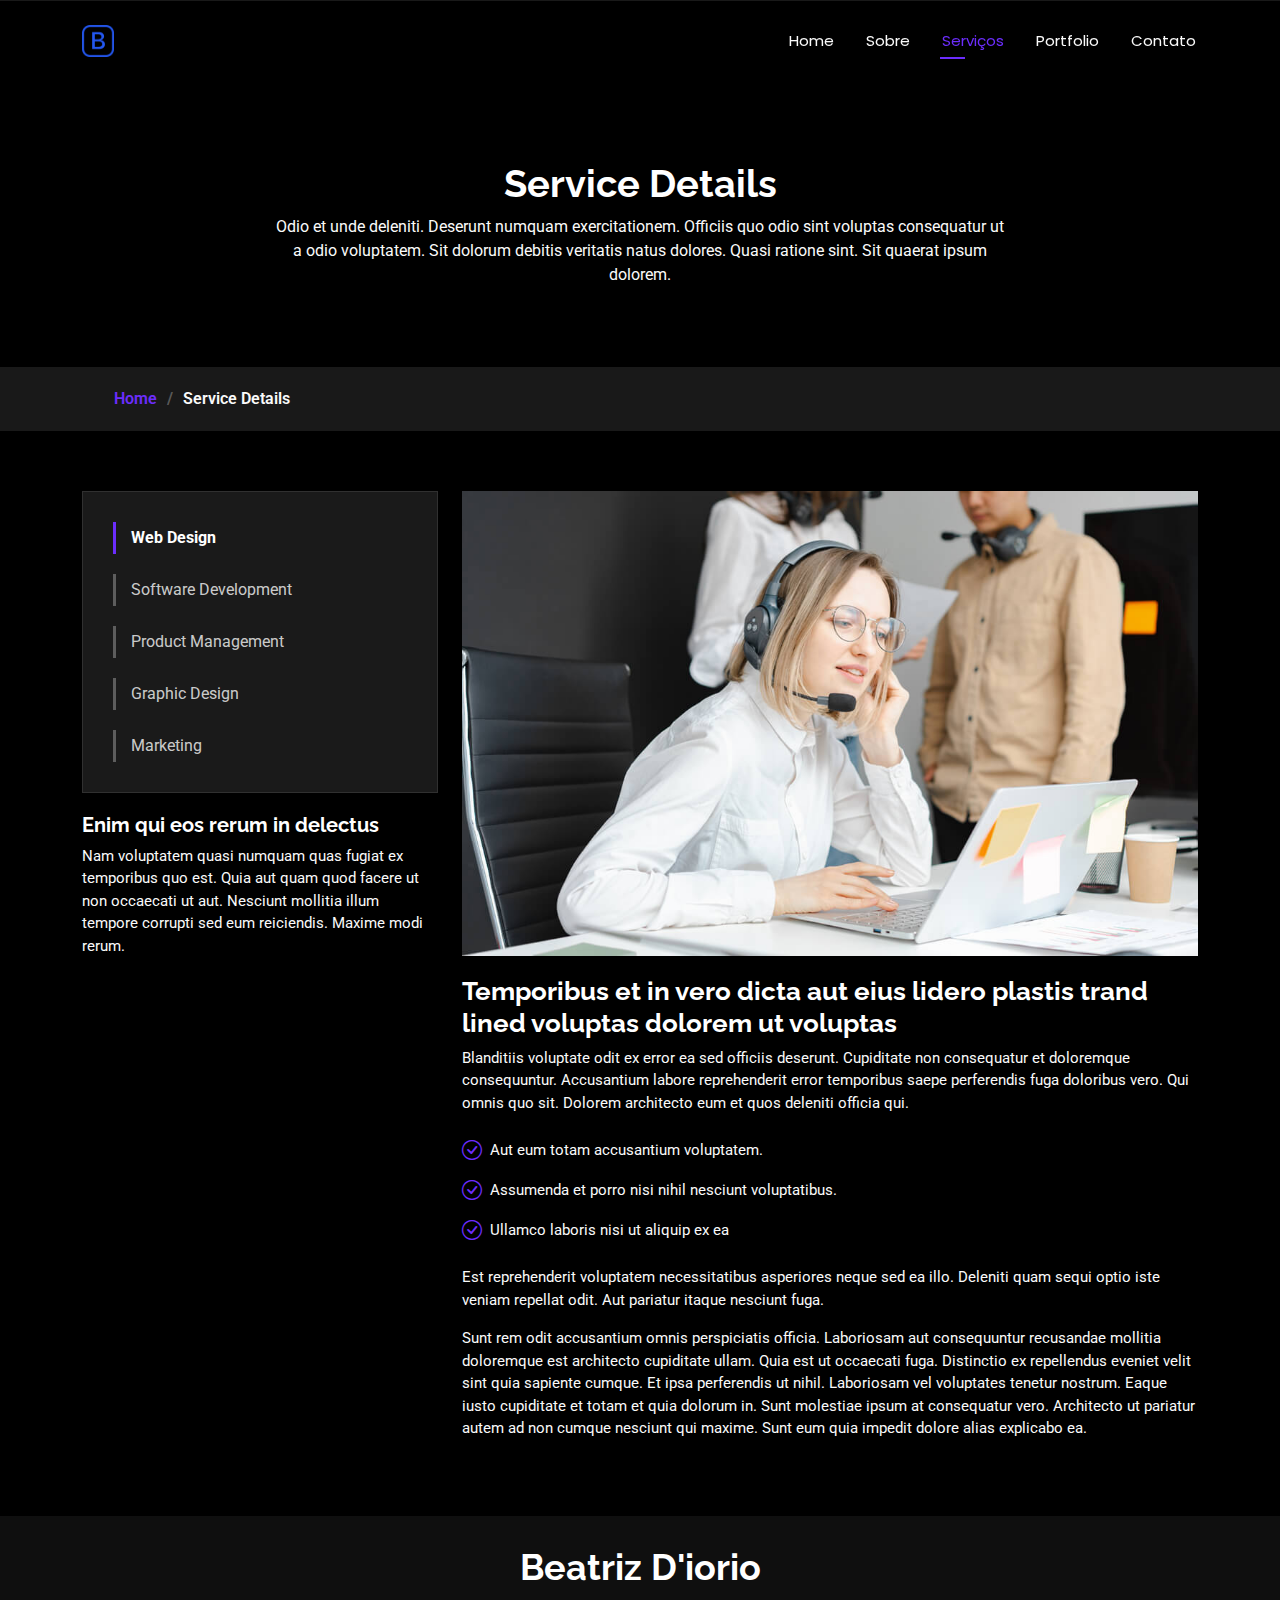
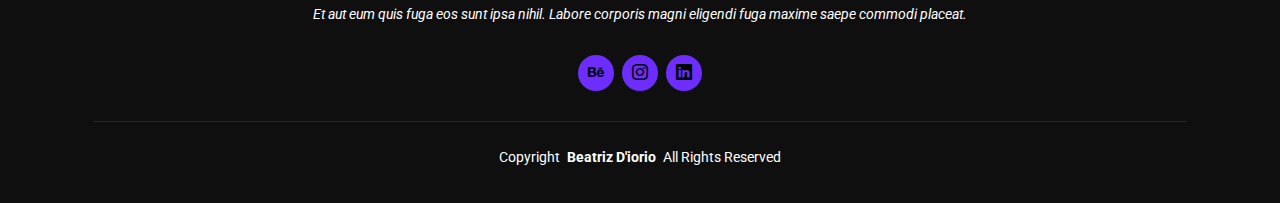
<file: service-details.html>
<!DOCTYPE html>
<html lang="en">

<head>
  <meta charset="utf-8">
  <meta content="width=device-width, initial-scale=1.0" name="viewport">
  <title>Service Details - Personal Bootstrap Template</title>
  <meta name="description" content="">
  <meta name="keywords" content="">

  <!-- Favicons -->
  <link href="assets/img/favicon.png" rel="icon">
  <link href="assets/img/apple-touch-icon.png" rel="apple-touch-icon">

  <!-- Fonts -->
  <link href="https://fonts.googleapis.com" rel="preconnect">
  <link href="https://fonts.gstatic.com" rel="preconnect" crossorigin>
  <link href="https://fonts.googleapis.com/css2?family=Roboto:ital,wght@0,100;0,300;0,400;0,500;0,700;0,900;1,100;1,300;1,400;1,500;1,700;1,900&family=Poppins:ital,wght@0,100;0,200;0,300;0,400;0,500;0,600;0,700;0,800;0,900;1,100;1,200;1,300;1,400;1,500;1,600;1,700;1,800;1,900&family=Raleway:ital,wght@0,100;0,200;0,300;0,400;0,500;0,600;0,700;0,800;0,900;1,100;1,200;1,300;1,400;1,500;1,600;1,700;1,800;1,900&display=swap" rel="stylesheet">

  <!-- Vendor CSS Files -->
  <link href="assets/vendor/bootstrap/css/bootstrap.min.css" rel="stylesheet">
  <link href="assets/vendor/bootstrap-icons/bootstrap-icons.css" rel="stylesheet">
  <link href="assets/vendor/aos/aos.css" rel="stylesheet">
  <link href="assets/vendor/swiper/swiper-bundle.min.css" rel="stylesheet">
  <link href="assets/vendor/glightbox/css/glightbox.min.css" rel="stylesheet">

  <!-- Main CSS File -->
  <link href="assets/css/main.css" rel="stylesheet">

  <!-- =======================================================
  * Template Name: Personal
  * Template URL: https://bootstrapmade.com/personal-free-resume-bootstrap-template/
  * Updated: Nov 04 2024 with Bootstrap v5.3.3
  * Author: BootstrapMade.com
  * License: https://bootstrapmade.com/license/
  ======================================================== -->
</head>

<body class="service-details-page">

  <header id="header" class="header d-flex align-items-center fixed-top">
    <div class="container-fluid container-xl position-relative d-flex align-items-center justify-content-between">

      <a href="index.html" class="logo d-flex align-items-center">
        <img src="assets/img/logo.png" alt="">
        <!-- <h1 class="sitename">Personal</h1> -->
      </a>

      <nav id="navmenu" class="navmenu">
        <ul>
          <li><a href="index.html">Home</a></li>
          <li><a href="about.html">Sobre</a></li>
          <!-- <li><a href="resume.html">Resume</a></li> -->
          <li><a href="services.html" class="active">Serviços</a></li>
          <li><a href="portfolio.html">Portfolio</a></li>
          <!-- <li class="dropdown"><a href="#"><span>Dropdown</span> <i class="bi bi-chevron-down toggle-dropdown"></i></a>
            <ul>
              <li><a href="#">Dropdown 1</a></li>
              <li class="dropdown"><a href="#"><span>Deep Dropdown</span> <i class="bi bi-chevron-down toggle-dropdown"></i></a>
                <ul>
                  <li><a href="#">Deep Dropdown 1</a></li>
                  <li><a href="#">Deep Dropdown 2</a></li>
                  <li><a href="#">Deep Dropdown 3</a></li>
                  <li><a href="#">Deep Dropdown 4</a></li>
                  <li><a href="#">Deep Dropdown 5</a></li>
                </ul>
              </li>
              <li><a href="#">Dropdown 2</a></li>
              <li><a href="#">Dropdown 3</a></li>
              <li><a href="#">Dropdown 4</a></li>
            </ul>
          </li> -->
          <li><a href="contact.html">Contato</a></li>
        </ul>
        <i class="mobile-nav-toggle d-xl-none bi bi-list"></i>
      </nav>

    </div>
  </header>

  <main class="main">

    <!-- Page Title -->
    <div class="page-title" data-aos="fade">
      <div class="heading">
        <div class="container">
          <div class="row d-flex justify-content-center text-center">
            <div class="col-lg-8">
              <h1>Service Details</h1>
              <p class="mb-0">Odio et unde deleniti. Deserunt numquam exercitationem. Officiis quo odio sint voluptas consequatur ut a odio voluptatem. Sit dolorum debitis veritatis natus dolores. Quasi ratione sint. Sit quaerat ipsum dolorem.</p>
            </div>
          </div>
        </div>
      </div>
      <nav class="breadcrumbs">
        <div class="container">
          <ol>
            <li><a href="index.html">Home</a></li>
            <li class="current">Service Details</li>
          </ol>
        </div>
      </nav>
    </div><!-- End Page Title -->

    <!-- Service Details Section -->
    <section id="service-details" class="service-details section">

      <div class="container">

        <div class="row gy-4">

          <div class="col-lg-4" data-aos="fade-up" data-aos-delay="100">
            <div class="services-list">
              <a href="#" class="active">Web Design</a>
              <a href="#">Software Development</a>
              <a href="#">Product Management</a>
              <a href="#">Graphic Design</a>
              <a href="#">Marketing</a>
            </div>

            <h4>Enim qui eos rerum in delectus</h4>
            <p>Nam voluptatem quasi numquam quas fugiat ex temporibus quo est. Quia aut quam quod facere ut non occaecati ut aut. Nesciunt mollitia illum tempore corrupti sed eum reiciendis. Maxime modi rerum.</p>
          </div>

          <div class="col-lg-8" data-aos="fade-up" data-aos-delay="200">
            <img src="assets/img/services.jpg" alt="" class="img-fluid services-img">
            <h3>Temporibus et in vero dicta aut eius lidero plastis trand lined voluptas dolorem ut voluptas</h3>
            <p>
              Blanditiis voluptate odit ex error ea sed officiis deserunt. Cupiditate non consequatur et doloremque consequuntur. Accusantium labore reprehenderit error temporibus saepe perferendis fuga doloribus vero. Qui omnis quo sit. Dolorem architecto eum et quos deleniti officia qui.
            </p>
            <ul>
              <li><i class="bi bi-check-circle"></i> <span>Aut eum totam accusantium voluptatem.</span></li>
              <li><i class="bi bi-check-circle"></i> <span>Assumenda et porro nisi nihil nesciunt voluptatibus.</span></li>
              <li><i class="bi bi-check-circle"></i> <span>Ullamco laboris nisi ut aliquip ex ea</span></li>
            </ul>
            <p>
              Est reprehenderit voluptatem necessitatibus asperiores neque sed ea illo. Deleniti quam sequi optio iste veniam repellat odit. Aut pariatur itaque nesciunt fuga.
            </p>
            <p>
              Sunt rem odit accusantium omnis perspiciatis officia. Laboriosam aut consequuntur recusandae mollitia doloremque est architecto cupiditate ullam. Quia est ut occaecati fuga. Distinctio ex repellendus eveniet velit sint quia sapiente cumque. Et ipsa perferendis ut nihil. Laboriosam vel voluptates tenetur nostrum. Eaque iusto cupiditate et totam et quia dolorum in. Sunt molestiae ipsum at consequatur vero. Architecto ut pariatur autem ad non cumque nesciunt qui maxime. Sunt eum quia impedit dolore alias explicabo ea.
            </p>
          </div>

        </div>

      </div>

    </section><!-- /Service Details Section -->

  </main>

  <footer id="footer" class="footer dark-background">
    <div class="container">
      <h3 class="sitename">Beatriz D'iorio</h3>
      <p>Et aut eum quis fuga eos sunt ipsa nihil. Labore corporis magni eligendi fuga maxime saepe commodi placeat.</p>
      <div class="social-links d-flex justify-content-center">
        <a href="#"><i class="bi bi-behance"></i></a>
        <a href=""><i class="bi bi-instagram"></i></a>
        <a href=""><i class="bi bi-linkedin"></i></a>
      </div>
      <div class="container">
        <div class="copyright">
          <span>Copyright</span> <strong class="px-1 sitename">Beatriz D'iorio</strong> <span>All Rights Reserved</span>
        </div>
        <div class="credits">
          <!-- All the links in the footer should remain intact. -->
          <!-- You can delete the links only if you've purchased the pro version. -->
          <!-- Licensing information: https://bootstrapmade.com/license/ -->
          <!-- Purchase the pro version with working PHP/AJAX contact form: [buy-url] -->
          <!-- Designed by <a href="https://bootstrapmade.com/">BootstrapMade</a> -->
        </div>
      </div>
    </div>
  </footer>

  <!-- Scroll Top -->
  <a href="#" id="scroll-top" class="scroll-top d-flex align-items-center justify-content-center"><i class="bi bi-arrow-up-short"></i></a>

  <!-- Preloader -->
  <div id="preloader"></div>

  <!-- Vendor JS Files -->
  <script src="assets/vendor/bootstrap/js/bootstrap.bundle.min.js"></script>
  <script src="assets/vendor/php-email-form/validate.js"></script>
  <script src="assets/vendor/aos/aos.js"></script>
  <script src="assets/vendor/typed.js/typed.umd.js"></script>
  <script src="assets/vendor/purecounter/purecounter_vanilla.js"></script>
  <script src="assets/vendor/waypoints/noframework.waypoints.js"></script>
  <script src="assets/vendor/swiper/swiper-bundle.min.js"></script>
  <script src="assets/vendor/glightbox/js/glightbox.min.js"></script>
  <script src="assets/vendor/imagesloaded/imagesloaded.pkgd.min.js"></script>
  <script src="assets/vendor/isotope-layout/isotope.pkgd.min.js"></script>

  <!-- Main JS File -->
  <script src="assets/js/main.js"></script>

</body>

</html>
</file>
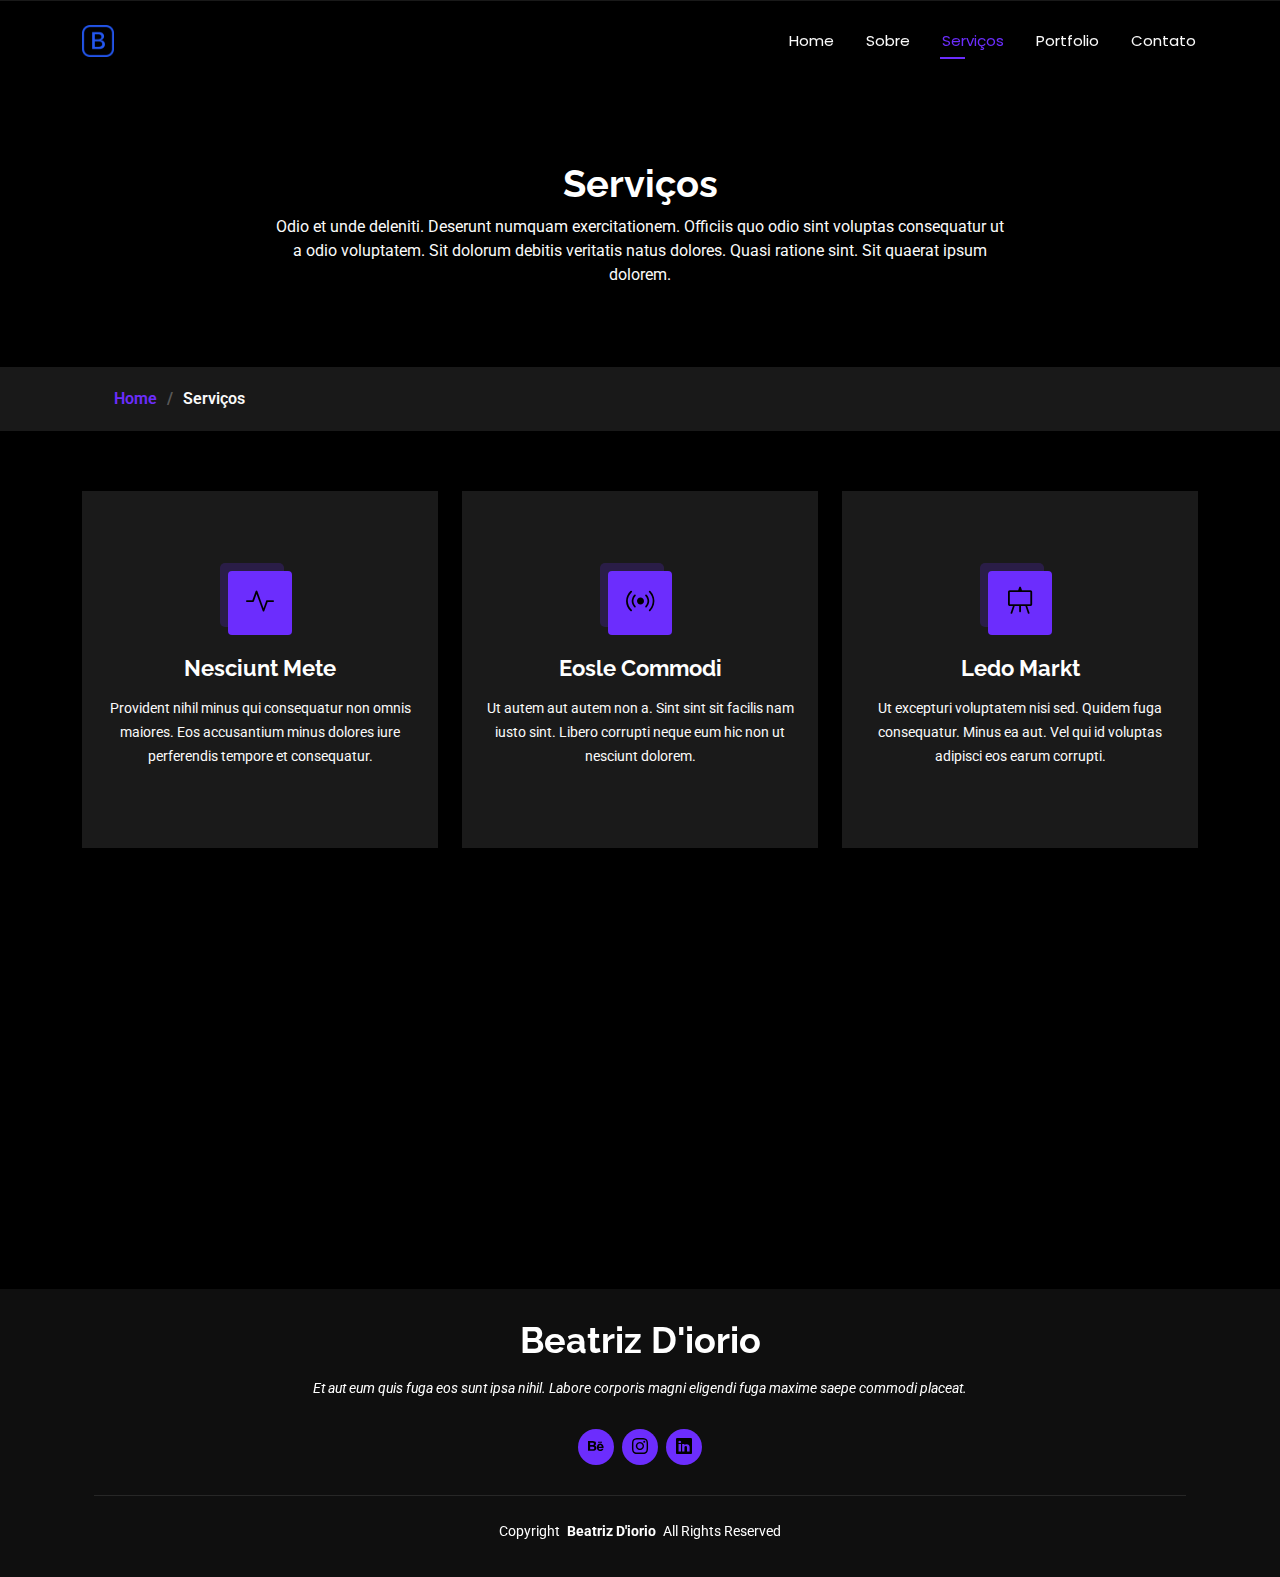
<file: services.html>
<!DOCTYPE html>
<html lang="en">

<head>
  <meta charset="utf-8">
  <meta content="width=device-width, initial-scale=1.0" name="viewport">
  <title>Services - Beatriz D'iorio</title>
  <meta name="description" content="">
  <meta name="keywords" content="">

  <!-- Favicons -->
  <link href="assets/img/favicon.png" rel="icon">
  <link href="assets/img/apple-touch-icon.png" rel="apple-touch-icon">

  <!-- Fonts -->
  <link href="https://fonts.googleapis.com" rel="preconnect">
  <link href="https://fonts.gstatic.com" rel="preconnect" crossorigin>
  <link href="https://fonts.googleapis.com/css2?family=Roboto:ital,wght@0,100;0,300;0,400;0,500;0,700;0,900;1,100;1,300;1,400;1,500;1,700;1,900&family=Poppins:ital,wght@0,100;0,200;0,300;0,400;0,500;0,600;0,700;0,800;0,900;1,100;1,200;1,300;1,400;1,500;1,600;1,700;1,800;1,900&family=Raleway:ital,wght@0,100;0,200;0,300;0,400;0,500;0,600;0,700;0,800;0,900;1,100;1,200;1,300;1,400;1,500;1,600;1,700;1,800;1,900&display=swap" rel="stylesheet">

  <!-- Vendor CSS Files -->
  <link href="assets/vendor/bootstrap/css/bootstrap.min.css" rel="stylesheet">
  <link href="assets/vendor/bootstrap-icons/bootstrap-icons.css" rel="stylesheet">
  <link href="assets/vendor/aos/aos.css" rel="stylesheet">
  <link href="assets/vendor/swiper/swiper-bundle.min.css" rel="stylesheet">
  <link href="assets/vendor/glightbox/css/glightbox.min.css" rel="stylesheet">

  <!-- Main CSS File -->
  <link href="assets/css/main.css" rel="stylesheet">

  <!-- =======================================================
  * Template Name: Personal
  * Template URL: https://bootstrapmade.com/personal-free-resume-bootstrap-template/
  * Updated: Nov 04 2024 with Bootstrap v5.3.3
  * Author: BootstrapMade.com
  * License: https://bootstrapmade.com/license/
  ======================================================== -->
</head>

<body class="services-page">

  <header id="header" class="header d-flex align-items-center fixed-top">
    <div class="container-fluid container-xl position-relative d-flex align-items-center justify-content-between">

      <a href="index.html" class="logo d-flex align-items-center">
        <img src="assets/img/logo.png" alt="">
        <!-- <h1 class="sitename">Personal</h1> -->
      </a>

      <nav id="navmenu" class="navmenu">
        <ul>
          <li><a href="index.html">Home</a></li>
          <li><a href="about.html">Sobre</a></li>
          <!-- <li><a href="resume.html">Resume</a></li> -->
          <li><a href="services.html" class="active">Serviços</a></li>
          <li><a href="portfolio.html">Portfolio</a></li>
          <!-- <li class="dropdown"><a href="#"><span>Dropdown</span> <i class="bi bi-chevron-down toggle-dropdown"></i></a>
            <ul>
              <li><a href="#">Dropdown 1</a></li>
              <li class="dropdown"><a href="#"><span>Deep Dropdown</span> <i class="bi bi-chevron-down toggle-dropdown"></i></a>
                <ul>
                  <li><a href="#">Deep Dropdown 1</a></li>
                  <li><a href="#">Deep Dropdown 2</a></li>
                  <li><a href="#">Deep Dropdown 3</a></li>
                  <li><a href="#">Deep Dropdown 4</a></li>
                  <li><a href="#">Deep Dropdown 5</a></li>
                </ul>
              </li>
              <li><a href="#">Dropdown 2</a></li>
              <li><a href="#">Dropdown 3</a></li>
              <li><a href="#">Dropdown 4</a></li>
            </ul>
          </li> -->
          <li><a href="contact.html">Contato</a></li>
        </ul>
        <i class="mobile-nav-toggle d-xl-none bi bi-list"></i>
      </nav>

    </div>
  </header>

  <main class="main">

    <!-- Page Title -->
    <div class="page-title" data-aos="fade">
      <div class="heading">
        <div class="container">
          <div class="row d-flex justify-content-center text-center">
            <div class="col-lg-8">
              <h1>Serviços</h1>
              <p class="mb-0">Odio et unde deleniti. Deserunt numquam exercitationem. Officiis quo odio sint voluptas consequatur ut a odio voluptatem. Sit dolorum debitis veritatis natus dolores. Quasi ratione sint. Sit quaerat ipsum dolorem.</p>
            </div>
          </div>
        </div>
      </div>
      <nav class="breadcrumbs">
        <div class="container">
          <ol>
            <li><a href="index.html">Home</a></li>
            <li class="current">Serviços</li>
          </ol>
        </div>
      </nav>
    </div><!-- End Page Title -->

    <!-- Services Section -->
    <section id="services" class="services section">

      <div class="container">

        <div class="row gy-4">

          <div class="col-lg-4 col-md-6" data-aos="fade-up" data-aos-delay="100">
            <div class="service-item  position-relative">
              <div class="icon">
                <i class="bi bi-activity"></i>
              </div>
              <a href="service-details.html" class="stretched-link">
                <h3>Nesciunt Mete</h3>
              </a>
              <p>Provident nihil minus qui consequatur non omnis maiores. Eos accusantium minus dolores iure perferendis tempore et consequatur.</p>
            </div>
          </div><!-- End Service Item -->

          <div class="col-lg-4 col-md-6" data-aos="fade-up" data-aos-delay="200">
            <div class="service-item position-relative">
              <div class="icon">
                <i class="bi bi-broadcast"></i>
              </div>
              <a href="service-details.html" class="stretched-link">
                <h3>Eosle Commodi</h3>
              </a>
              <p>Ut autem aut autem non a. Sint sint sit facilis nam iusto sint. Libero corrupti neque eum hic non ut nesciunt dolorem.</p>
            </div>
          </div><!-- End Service Item -->

          <div class="col-lg-4 col-md-6" data-aos="fade-up" data-aos-delay="300">
            <div class="service-item position-relative">
              <div class="icon">
                <i class="bi bi-easel"></i>
              </div>
              <a href="service-details.html" class="stretched-link">
                <h3>Ledo Markt</h3>
              </a>
              <p>Ut excepturi voluptatem nisi sed. Quidem fuga consequatur. Minus ea aut. Vel qui id voluptas adipisci eos earum corrupti.</p>
            </div>
          </div><!-- End Service Item -->

          <div class="col-lg-4 col-md-6" data-aos="fade-up" data-aos-delay="400">
            <div class="service-item position-relative">
              <div class="icon">
                <i class="bi bi-bounding-box-circles"></i>
              </div>
              <a href="service-details.html" class="stretched-link">
                <h3>Asperiores Commodit</h3>
              </a>
              <p>Non et temporibus minus omnis sed dolor esse consequatur. Cupiditate sed error ea fuga sit provident adipisci neque.</p>
              <a href="service-details.html" class="stretched-link"></a>
            </div>
          </div><!-- End Service Item -->

          <div class="col-lg-4 col-md-6" data-aos="fade-up" data-aos-delay="500">
            <div class="service-item position-relative">
              <div class="icon">
                <i class="bi bi-calendar4-week"></i>
              </div>
              <a href="service-details.html" class="stretched-link">
                <h3>Velit Doloremque</h3>
              </a>
              <p>Cumque et suscipit saepe. Est maiores autem enim facilis ut aut ipsam corporis aut. Sed animi at autem alias eius labore.</p>
              <a href="service-details.html" class="stretched-link"></a>
            </div>
          </div><!-- End Service Item -->

          <div class="col-lg-4 col-md-6" data-aos="fade-up" data-aos-delay="600">
            <div class="service-item position-relative">
              <div class="icon">
                <i class="bi bi-chat-square-text"></i>
              </div>
              <a href="service-details.html" class="stretched-link">
                <h3>Dolori Architecto</h3>
              </a>
              <p>Hic molestias ea quibusdam eos. Fugiat enim doloremque aut neque non et debitis iure. Corrupti recusandae ducimus enim.</p>
              <a href="service-details.html" class="stretched-link"></a>
            </div>
          </div><!-- End Service Item -->

        </div>

      </div>

    </section><!-- /Services Section -->

  </main>

  <footer id="footer" class="footer dark-background">
    <div class="container">
      <h3 class="sitename">Beatriz D'iorio</h3>
      <p>Et aut eum quis fuga eos sunt ipsa nihil. Labore corporis magni eligendi fuga maxime saepe commodi placeat.</p>
      <div class="social-links d-flex justify-content-center">
        <a href="#"><i class="bi bi-behance"></i></a>
        <a href=""><i class="bi bi-instagram"></i></a>
        <a href=""><i class="bi bi-linkedin"></i></a>
      </div>
      <div class="container">
        <div class="copyright">
          <span>Copyright</span> <strong class="px-1 sitename">Beatriz D'iorio</strong> <span>All Rights Reserved</span>
        </div>
        <div class="credits">
          <!-- All the links in the footer should remain intact. -->
          <!-- You can delete the links only if you've purchased the pro version. -->
          <!-- Licensing information: https://bootstrapmade.com/license/ -->
          <!-- Purchase the pro version with working PHP/AJAX contact form: [buy-url] -->
          <!-- Designed by <a href="https://bootstrapmade.com/">BootstrapMade</a> -->
        </div>
      </div>
    </div>
  </footer>

  <!-- Scroll Top -->
  <a href="#" id="scroll-top" class="scroll-top d-flex align-items-center justify-content-center"><i class="bi bi-arrow-up-short"></i></a>

  <!-- Preloader -->
  <div id="preloader"></div>

  <!-- Vendor JS Files -->
  <script src="assets/vendor/bootstrap/js/bootstrap.bundle.min.js"></script>
  <script src="assets/vendor/php-email-form/validate.js"></script>
  <script src="assets/vendor/aos/aos.js"></script>
  <script src="assets/vendor/typed.js/typed.umd.js"></script>
  <script src="assets/vendor/purecounter/purecounter_vanilla.js"></script>
  <script src="assets/vendor/waypoints/noframework.waypoints.js"></script>
  <script src="assets/vendor/swiper/swiper-bundle.min.js"></script>
  <script src="assets/vendor/glightbox/js/glightbox.min.js"></script>
  <script src="assets/vendor/imagesloaded/imagesloaded.pkgd.min.js"></script>
  <script src="assets/vendor/isotope-layout/isotope.pkgd.min.js"></script>

  <!-- Main JS File -->
  <script src="assets/js/main.js"></script>

</body>

</html>
</file>
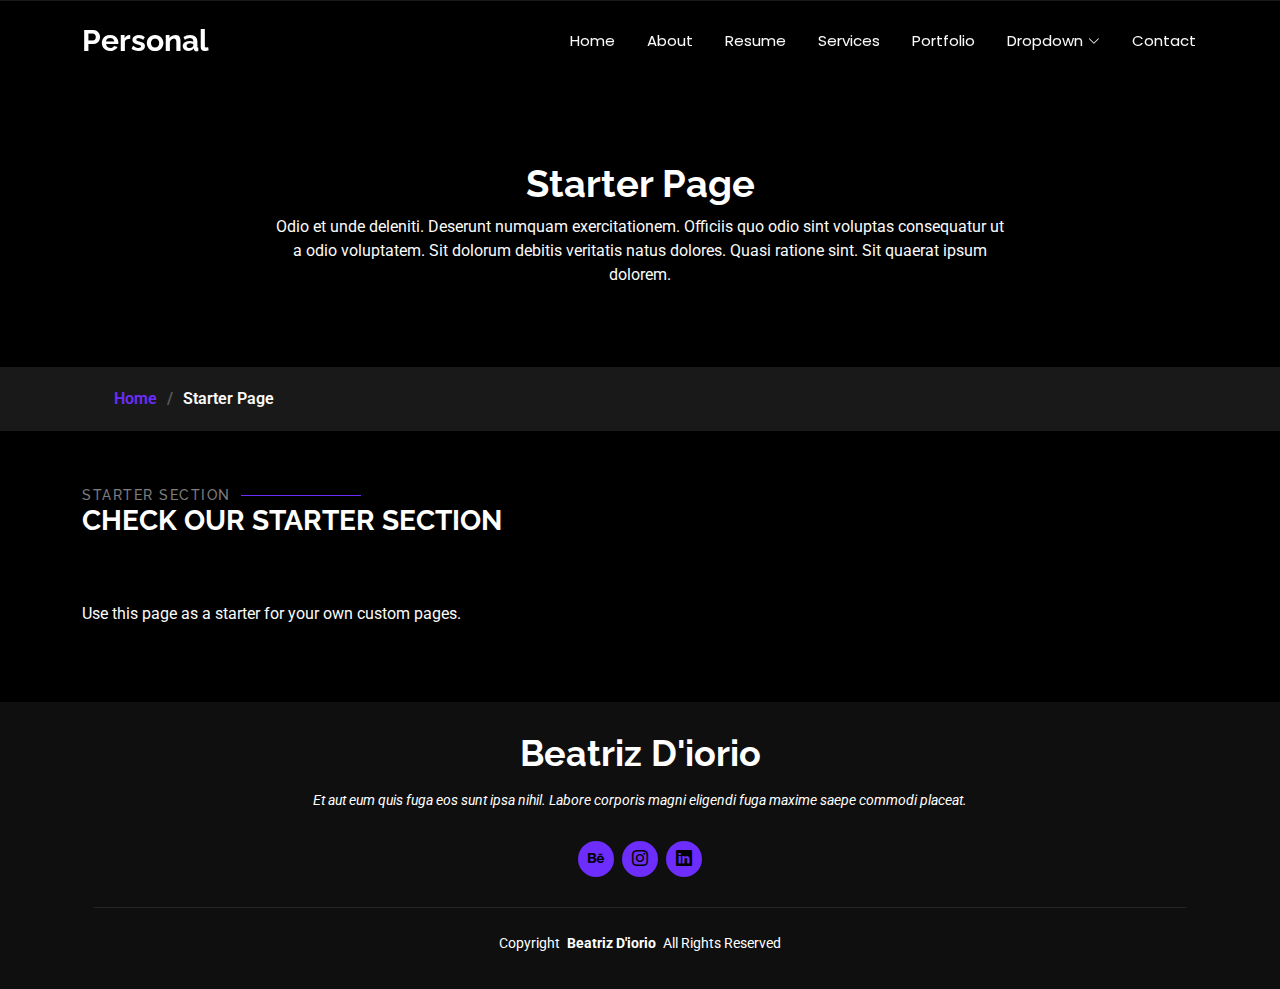
<file: starter-page.html>
<!DOCTYPE html>
<html lang="en">

<head>
  <meta charset="utf-8">
  <meta content="width=device-width, initial-scale=1.0" name="viewport">
  <title>Starter Page - Personal Bootstrap Template</title>
  <meta name="description" content="">
  <meta name="keywords" content="">

  <!-- Favicons -->
  <link href="assets/img/favicon.png" rel="icon">
  <link href="assets/img/apple-touch-icon.png" rel="apple-touch-icon">

  <!-- Fonts -->
  <link href="https://fonts.googleapis.com" rel="preconnect">
  <link href="https://fonts.gstatic.com" rel="preconnect" crossorigin>
  <link href="https://fonts.googleapis.com/css2?family=Roboto:ital,wght@0,100;0,300;0,400;0,500;0,700;0,900;1,100;1,300;1,400;1,500;1,700;1,900&family=Poppins:ital,wght@0,100;0,200;0,300;0,400;0,500;0,600;0,700;0,800;0,900;1,100;1,200;1,300;1,400;1,500;1,600;1,700;1,800;1,900&family=Raleway:ital,wght@0,100;0,200;0,300;0,400;0,500;0,600;0,700;0,800;0,900;1,100;1,200;1,300;1,400;1,500;1,600;1,700;1,800;1,900&display=swap" rel="stylesheet">

  <!-- Vendor CSS Files -->
  <link href="assets/vendor/bootstrap/css/bootstrap.min.css" rel="stylesheet">
  <link href="assets/vendor/bootstrap-icons/bootstrap-icons.css" rel="stylesheet">
  <link href="assets/vendor/aos/aos.css" rel="stylesheet">
  <link href="assets/vendor/swiper/swiper-bundle.min.css" rel="stylesheet">
  <link href="assets/vendor/glightbox/css/glightbox.min.css" rel="stylesheet">

  <!-- Main CSS File -->
  <link href="assets/css/main.css" rel="stylesheet">

  <!-- =======================================================
  * Template Name: Personal
  * Template URL: https://bootstrapmade.com/personal-free-resume-bootstrap-template/
  * Updated: Nov 04 2024 with Bootstrap v5.3.3
  * Author: BootstrapMade.com
  * License: https://bootstrapmade.com/license/
  ======================================================== -->
</head>

<body class="starter-page-page">

  <header id="header" class="header d-flex align-items-center fixed-top">
    <div class="container-fluid container-xl position-relative d-flex align-items-center justify-content-between">

      <a href="index.html" class="logo d-flex align-items-center">
        <!-- Uncomment the line below if you also wish to use an image logo -->
        <!-- <img src="assets/img/logo.png" alt=""> -->
        <h1 class="sitename">Personal</h1>
      </a>

      <nav id="navmenu" class="navmenu">
        <ul>
          <li><a href="index.html">Home</a></li>
          <li><a href="about.html">About</a></li>
          <li><a href="resume.html">Resume</a></li>
          <li><a href="services.html">Services</a></li>
          <li><a href="portfolio.html">Portfolio</a></li>
          <li class="dropdown"><a href="#"><span>Dropdown</span> <i class="bi bi-chevron-down toggle-dropdown"></i></a>
            <ul>
              <li><a href="#">Dropdown 1</a></li>
              <li class="dropdown"><a href="#"><span>Deep Dropdown</span> <i class="bi bi-chevron-down toggle-dropdown"></i></a>
                <ul>
                  <li><a href="#">Deep Dropdown 1</a></li>
                  <li><a href="#">Deep Dropdown 2</a></li>
                  <li><a href="#">Deep Dropdown 3</a></li>
                  <li><a href="#">Deep Dropdown 4</a></li>
                  <li><a href="#">Deep Dropdown 5</a></li>
                </ul>
              </li>
              <li><a href="#">Dropdown 2</a></li>
              <li><a href="#">Dropdown 3</a></li>
              <li><a href="#">Dropdown 4</a></li>
            </ul>
          </li>
          <li><a href="contact.html">Contact</a></li>
        </ul>
        <i class="mobile-nav-toggle d-xl-none bi bi-list"></i>
      </nav>

    </div>
  </header>

  <main class="main">

    <!-- Page Title -->
    <div class="page-title" data-aos="fade">
      <div class="heading">
        <div class="container">
          <div class="row d-flex justify-content-center text-center">
            <div class="col-lg-8">
              <h1>Starter Page</h1>
              <p class="mb-0">Odio et unde deleniti. Deserunt numquam exercitationem. Officiis quo odio sint voluptas consequatur ut a odio voluptatem. Sit dolorum debitis veritatis natus dolores. Quasi ratione sint. Sit quaerat ipsum dolorem.</p>
            </div>
          </div>
        </div>
      </div>
      <nav class="breadcrumbs">
        <div class="container">
          <ol>
            <li><a href="index.html">Home</a></li>
            <li class="current">Starter Page</li>
          </ol>
        </div>
      </nav>
    </div><!-- End Page Title -->

    <!-- Starter Section Section -->
    <section id="starter-section" class="starter-section section">

      <!-- Section Title -->
      <div class="container section-title" data-aos="fade-up">
        <h2>Starter Section</h2>
        <div><span>Check Our</span> <span class="description-title">Starter Section</span></div>
      </div><!-- End Section Title -->

      <div class="container" data-aos="fade-up">
        <p>Use this page as a starter for your own custom pages.</p>
      </div>

    </section><!-- /Starter Section Section -->

  </main>

  <footer id="footer" class="footer dark-background">
    <div class="container">
      <h3 class="sitename">Beatriz D'iorio</h3>
      <p>Et aut eum quis fuga eos sunt ipsa nihil. Labore corporis magni eligendi fuga maxime saepe commodi placeat.</p>
      <div class="social-links d-flex justify-content-center">
        <a href="#"><i class="bi bi-behance"></i></a>
        <a href=""><i class="bi bi-instagram"></i></a>
        <a href=""><i class="bi bi-linkedin"></i></a>
      </div>
      <div class="container">
        <div class="copyright">
          <span>Copyright</span> <strong class="px-1 sitename">Beatriz D'iorio</strong> <span>All Rights Reserved</span>
        </div>
        <div class="credits">
          <!-- All the links in the footer should remain intact. -->
          <!-- You can delete the links only if you've purchased the pro version. -->
          <!-- Licensing information: https://bootstrapmade.com/license/ -->
          <!-- Purchase the pro version with working PHP/AJAX contact form: [buy-url] -->
          <!-- Designed by <a href="https://bootstrapmade.com/">BootstrapMade</a> -->
        </div>
      </div>
    </div>
  </footer>

  <!-- Scroll Top -->
  <a href="#" id="scroll-top" class="scroll-top d-flex align-items-center justify-content-center"><i class="bi bi-arrow-up-short"></i></a>

  <!-- Preloader -->
  <div id="preloader"></div>

  <!-- Vendor JS Files -->
  <script src="assets/vendor/bootstrap/js/bootstrap.bundle.min.js"></script>
  <script src="assets/vendor/php-email-form/validate.js"></script>
  <script src="assets/vendor/aos/aos.js"></script>
  <script src="assets/vendor/typed.js/typed.umd.js"></script>
  <script src="assets/vendor/purecounter/purecounter_vanilla.js"></script>
  <script src="assets/vendor/waypoints/noframework.waypoints.js"></script>
  <script src="assets/vendor/swiper/swiper-bundle.min.js"></script>
  <script src="assets/vendor/glightbox/js/glightbox.min.js"></script>
  <script src="assets/vendor/imagesloaded/imagesloaded.pkgd.min.js"></script>
  <script src="assets/vendor/isotope-layout/isotope.pkgd.min.js"></script>

  <!-- Main JS File -->
  <script src="assets/js/main.js"></script>

</body>

</html>
</file>
<file: assets/css/main.css>
/**
* Template Name: Personal
* Template URL: https://bootstrapmade.com/personal-free-resume-bootstrap-template/
* Updated: Nov 04 2024 with Bootstrap v5.3.3
* Author: BootstrapMade.com
* License: https://bootstrapmade.com/license/
*/

/*--------------------------------------------------------------
# Font & Color Variables
# Help: https://bootstrapmade.com/color-system/
--------------------------------------------------------------*/
/* Fonts */
:root {
  --default-font: "Roboto",  system-ui, -apple-system, "Segoe UI", Roboto, "Helvetica Neue", Arial, "Noto Sans", "Liberation Sans", sans-serif, "Apple Color Emoji", "Segoe UI Emoji", "Segoe UI Symbol", "Noto Color Emoji";
  --heading-font: "Raleway",  sans-serif;
  --nav-font: "Poppins",  sans-serif;
}

/* Global Colors - The following color variables are used throughout the website. Updating them here will change the color scheme of the entire website */
:root { 
  --background-color: #000000; /* Background color for the entire website, including individual sections */
  --default-color: #fafafa; /* Default color used for the majority of the text content across the entire website */
  --heading-color: #ffffff; /* Color for headings, subheadings and title throughout the website */
  --accent-color: #6c2dfd; /* 18d26e Accent color that represents your brand on the website. It's used for buttons, links, and other elements that need to stand out */
  --surface-color: #1a1a1a; /* The surface color is used as a background of boxed elements within sections, such as cards, icon boxes, or other elements that require a visual separation from the global background. */
  --contrast-color: #000000; /* Contrast color for text, ensuring readability against backgrounds of accent, heading, or default colors. */
}

/* Nav Menu Colors - The following color variables are used specifically for the navigation menu. They are separate from the global colors to allow for more customization options */
:root {
  --nav-color: #fafafa;  /* The default color of the main navmenu links */
  --nav-hover-color: #6c2dfd; /* 18d26e Applied to main navmenu links when they are hovered over or active */
  --nav-mobile-background-color: #1a1a1a; /* Used as the background color for mobile navigation menu */
  --nav-dropdown-background-color: #1a1a1a; /* Used as the background color for dropdown items that appear when hovering over primary navigation items */
  --nav-dropdown-color: #fafafa; /* Used for navigation links of the dropdown items in the navigation menu. */
  --nav-dropdown-hover-color: #6c2dfd; /* Similar to --nav-hover-color, this color is applied to dropdown navigation links when they are hovered over. */
}

/* Color Presets - These classes override global colors when applied to any section or element, providing reuse of the sam color scheme. */

.light-background {
  --background-color: #1a1a1a;
  --surface-color: #343434;
}

.dark-background {
  --background-color: rgba(15, 15, 15, 0.975);
  --default-color: #ffffff;
  --heading-color: #ffffff;
  --surface-color: #292929f9;
  --contrast-color: #000000;
}

/* Smooth scroll */
:root {
  scroll-behavior: smooth;
}

/*--------------------------------------------------------------
# General Styling & Shared Classes
--------------------------------------------------------------*/
body {
  color: var(--default-color);
  background-color: var(--background-color);
  font-family: var(--default-font);
}

a {
  color: var(--accent-color);
  text-decoration: none;
  transition: 0.3s;
}

a:hover {
  color: color-mix(in srgb, var(--accent-color), transparent 25%);
  text-decoration: none;
}

h1,
h2,
h3,
h4,
h5,
h6 {
  color: var(--heading-color);
  font-family: var(--heading-font);
}

/* PHP Email Form Messages
------------------------------*/
.php-email-form .error-message {
  display: none;
  background: #df1529;
  color: #ffffff;
  text-align: left;
  padding: 15px;
  margin-bottom: 24px;
  font-weight: 600;
}

.php-email-form .sent-message {
  display: none;
  color: #ffffff;
  background: #059652;
  text-align: center;
  padding: 15px;
  margin-bottom: 24px;
  font-weight: 600;
}

.php-email-form .loading {
  display: none;
  background: var(--surface-color);
  text-align: center;
  padding: 15px;
  margin-bottom: 24px;
}

.php-email-form .loading:before {
  content: "";
  display: inline-block;
  border-radius: 50%;
  width: 24px;
  height: 24px;
  margin: 0 10px -6px 0;
  border: 3px solid var(--accent-color);
  border-top-color: var(--surface-color);
  animation: php-email-form-loading 1s linear infinite;
}

@keyframes php-email-form-loading {
  0% {
    transform: rotate(0deg);
  }

  100% {
    transform: rotate(360deg);
  }
}

/*--------------------------------------------------------------
# Global Header
--------------------------------------------------------------*/
.header {
  --background-color: rgba(0, 0, 0, 0);
  color: var(--default-color);
  background-color: var(--background-color);
  padding: 15px 0;
  transition: all 0.5s;
  z-index: 997;
}

.header .logo {
  line-height: 1;
}

.header .logo img {
  max-height: 32px;
  margin-right: 8px;
}

.header .logo h1 {
  font-size: 30px;
  margin: 0;
  font-weight: 700;
  color: var(--heading-color);
}

.scrolled .header {
  box-shadow: 0px 0 18px rgba(0, 0, 0, 0.1);
}

/* Global Header on Scroll
------------------------------*/
.scrolled .header {
  --background-color: rgba(0, 0, 0, 0.8);
}

/*--------------------------------------------------------------
# Navigation Menu
--------------------------------------------------------------*/
/* Desktop Navigation */
@media (min-width: 1200px) {
  .navmenu {
    padding: 0;
  }

  .navmenu ul {
    margin: 0;
    padding: 0;
    display: flex;
    list-style: none;
    align-items: center;
  }

  .navmenu li {
    position: relative;
  }

  .navmenu>ul>li {
    white-space: nowrap;
    padding: 15px 14px;
  }

  .navmenu>ul>li:last-child {
    padding-right: 0;
  }

  .navmenu a,
  .navmenu a:focus {
    color: var(--nav-color);
    font-size: 15px;
    padding: 0 2px;
    font-family: var(--nav-font);
    font-weight: 400;
    display: flex;
    align-items: center;
    justify-content: space-between;
    white-space: nowrap;
    transition: 0.3s;
    position: relative;
  }

  .navmenu a i,
  .navmenu a:focus i {
    font-size: 12px;
    line-height: 0;
    margin-left: 5px;
    transition: 0.3s;
  }

  .navmenu>ul>li>a:before {
    content: "";
    position: absolute;
    height: 2px;
    bottom: -6px;
    left: 0;
    background-color: var(--nav-hover-color);
    visibility: hidden;
    width: 0px;
    transition: all 0.3s ease-in-out 0s;
  }

  .navmenu a:hover:before,
  .navmenu li:hover>a:before,
  .navmenu .active:before {
    visibility: visible;
    width: 25px;
  }

  .navmenu li:hover>a,
  .navmenu .active,
  .navmenu .active:focus {
    color: var(--nav-hover-color);
  }

  .navmenu .dropdown ul {
    margin: 0;
    padding: 10px 0;
    background: var(--nav-dropdown-background-color);
    display: block;
    position: absolute;
    visibility: hidden;
    left: 14px;
    top: 130%;
    opacity: 0;
    transition: 0.3s;
    border-radius: 4px;
    z-index: 99;
    box-shadow: 0px 0px 30px rgba(0, 0, 0, 0.1);
  }

  .navmenu .dropdown ul li {
    min-width: 200px;
  }

  .navmenu .dropdown ul a {
    padding: 10px 20px;
    font-size: 15px;
    text-transform: none;
    color: var(--nav-dropdown-color);
  }

  .navmenu .dropdown ul a i {
    font-size: 12px;
  }

  .navmenu .dropdown ul a:hover,
  .navmenu .dropdown ul .active:hover,
  .navmenu .dropdown ul li:hover>a {
    color: var(--nav-dropdown-hover-color);
  }

  .navmenu .dropdown:hover>ul {
    opacity: 1;
    top: 100%;
    visibility: visible;
  }

  .navmenu .dropdown .dropdown ul {
    top: 0;
    left: -90%;
    visibility: hidden;
  }

  .navmenu .dropdown .dropdown:hover>ul {
    opacity: 1;
    top: 0;
    left: -100%;
    visibility: visible;
  }
}

/* Mobile Navigation */
@media (max-width: 1199px) {
  .mobile-nav-toggle {
    color: var(--nav-color);
    font-size: 28px;
    line-height: 0;
    margin-right: 10px;
    cursor: pointer;
    transition: color 0.3s;
  }

  .navmenu {
    padding: 0;
    z-index: 9997;
  }

  .navmenu ul {
    display: none;
    list-style: none;
    position: absolute;
    inset: 60px 20px 20px 20px;
    padding: 10px 0;
    margin: 0;
    border-radius: 6px;
    background-color: var(--nav-mobile-background-color);
    border: 1px solid color-mix(in srgb, var(--default-color), transparent 90%);
    box-shadow: none;
    overflow-y: auto;
    transition: 0.3s;
    z-index: 9998;
  }

  .navmenu a,
  .navmenu a:focus {
    color: var(--nav-dropdown-color);
    padding: 10px 20px;
    font-family: var(--nav-font);
    font-size: 17px;
    font-weight: 500;
    display: flex;
    align-items: center;
    justify-content: space-between;
    white-space: nowrap;
    transition: 0.3s;
  }

  .navmenu a i,
  .navmenu a:focus i {
    font-size: 12px;
    line-height: 0;
    margin-left: 5px;
    width: 30px;
    height: 30px;
    display: flex;
    align-items: center;
    justify-content: center;
    border-radius: 50%;
    transition: 0.3s;
    background-color: color-mix(in srgb, var(--accent-color), transparent 90%);
  }

  .navmenu a i:hover,
  .navmenu a:focus i:hover {
    background-color: var(--accent-color);
    color: var(--contrast-color);
  }

  .navmenu a:hover,
  .navmenu .active,
  .navmenu .active:focus {
    color: var(--nav-dropdown-hover-color);
  }

  .navmenu .active i,
  .navmenu .active:focus i {
    background-color: var(--accent-color);
    color: var(--contrast-color);
    transform: rotate(180deg);
  }

  .navmenu .dropdown ul {
    position: static;
    display: none;
    z-index: 99;
    padding: 10px 0;
    margin: 10px 20px;
    background-color: var(--nav-dropdown-background-color);
    transition: all 0.5s ease-in-out;
  }

  .navmenu .dropdown ul ul {
    background-color: rgba(33, 37, 41, 0.1);
  }

  .navmenu .dropdown>.dropdown-active {
    display: block;
    background-color: rgba(33, 37, 41, 0.03);
  }

  .mobile-nav-active {
    overflow: hidden;
  }

  .mobile-nav-active .mobile-nav-toggle {
    color: #fff;
    position: absolute;
    font-size: 32px;
    top: 15px;
    right: 15px;
    margin-right: 0;
    z-index: 9999;
  }

  .mobile-nav-active .navmenu {
    position: fixed;
    overflow: hidden;
    inset: 0;
    background: rgba(33, 37, 41, 0.8);
    transition: 0.3s;
  }

  .mobile-nav-active .navmenu>ul {
    display: block;
  }
}

/*--------------------------------------------------------------
# Global Footer
--------------------------------------------------------------*/
.footer {
  color: var(--default-color);
  background-color: var(--background-color);
  font-size: 14px;
  text-align: center;
  padding: 30px 0;
  position: relative;
}

.footer h3 {
  font-size: 36px;
  font-weight: 700;
  position: relative;
  padding: 0;
  margin: 0 0 15px 0;
}

.footer p {
  font-size: 15;
  font-style: italic;
  padding: 0;
  margin: 0 0 30px 0;
}

.footer .social-links {
  margin: 0 0 30px 0;
}

.footer .social-links a {
  font-size: 16px;
  display: flex;
  align-items: center;
  justify-content: center;
  background: var(--accent-color);
  color: var(--contrast-color);
  line-height: 1;
  margin: 0 4px;
  border-radius: 50%;
  text-align: center;
  width: 36px;
  height: 36px;
  transition: 0.3s;
}

.footer .social-links a:hover {
  background: color-mix(in srgb, var(--accent-color), transparent 20%);
  text-decoration: none;
}

.footer .copyright {
  padding-top: 25px;
  border-top: 1px solid color-mix(in srgb, var(--default-color), transparent 90%);
}

.footer .credits {
  font-size: 13px;
  padding-top: 5px;
}

/*--------------------------------------------------------------
# Preloader
--------------------------------------------------------------*/
#preloader {
  position: fixed;
  inset: 0;
  z-index: 999999;
  overflow: hidden;
  background: var(--background-color);
  transition: all 0.6s ease-out;
}

#preloader:before {
  content: "";
  position: fixed;
  top: calc(50% - 30px);
  left: calc(50% - 30px);
  border: 6px solid #ffffff;
  border-color: var(--accent-color) transparent var(--accent-color) transparent;
  border-radius: 50%;
  width: 60px;
  height: 60px;
  animation: animate-preloader 1.5s linear infinite;
}

@keyframes animate-preloader {
  0% {
    transform: rotate(0deg);
  }

  100% {
    transform: rotate(360deg);
  }
}

/*--------------------------------------------------------------
# Scroll Top Button
--------------------------------------------------------------*/
.scroll-top {
  position: fixed;
  visibility: hidden;
  opacity: 0;
  right: 15px;
  bottom: -15px;
  z-index: 99999;
  background-color: var(--accent-color);
  width: 44px;
  height: 44px;
  border-radius: 50px;
  transition: all 0.4s;
}

.scroll-top i {
  font-size: 24px;
  color: var(--contrast-color);
  line-height: 0;
}

.scroll-top:hover {
  background-color: color-mix(in srgb, var(--accent-color), transparent 20%);
  color: var(--contrast-color);
}

.scroll-top.active {
  visibility: visible;
  opacity: 1;
  bottom: 15px;
}

/*--------------------------------------------------------------
# Disable aos animation delay on mobile devices
--------------------------------------------------------------*/
@media screen and (max-width: 768px) {
  [data-aos-delay] {
    transition-delay: 0 !important;
  }
}

/*--------------------------------------------------------------
# Global Page Titles & Breadcrumbs
--------------------------------------------------------------*/
.page-title {
  color: var(--default-color);
  background-color: var(--background-color);
  position: relative;
}

.page-title .heading {
  padding: 160px 0 80px 0;
  border-top: 1px solid color-mix(in srgb, var(--default-color), transparent 90%);
}

.page-title .heading h1 {
  font-size: 38px;
  font-weight: 700;
}

.page-title nav {
  background-color: color-mix(in srgb, var(--default-color), transparent 90%);
  padding: 20px 0;
}

.page-title nav ol {
  display: flex;
  flex-wrap: wrap;
  list-style: none;
  margin: 0;
  font-size: 16px;
  font-weight: 600;
}

.page-title nav ol li+li {
  padding-left: 10px;
}

.page-title nav ol li+li::before {
  content: "/";
  display: inline-block;
  padding-right: 10px;
  color: color-mix(in srgb, var(--default-color), transparent 70%);
}

/*--------------------------------------------------------------
# Global Sections
--------------------------------------------------------------*/
section,
.section {
  color: var(--default-color);
  background-color: var(--background-color);
  padding: 60px 0;
  scroll-margin-top: 100px;
  overflow: clip;
}

@media (max-width: 1199px) {

  section,
  .section {
    scroll-margin-top: 66px;
  }
}

/*--------------------------------------------------------------
# Global Section Titles
--------------------------------------------------------------*/
.section-title {
  padding-bottom: 60px;
  position: relative;
}

.section-title h2 {
  font-size: 14px;
  font-weight: 500;
  padding: 0;
  line-height: 1px;
  margin: 0;
  letter-spacing: 1.5px;
  text-transform: uppercase;
  color: color-mix(in srgb, var(--default-color), transparent 50%);
  position: relative;
}

.section-title h2::after {
  content: "";
  width: 120px;
  height: 1px;
  display: inline-block;
  background: var(--accent-color);
  margin: 4px 10px;
}

.section-title div {
  color: var(--heading-color);
  margin: 0;
  margin: 0;
  font-size: 28px;
  font-weight: 700;
  text-transform: uppercase;
  font-family: var(--heading-font);
}

/*--------------------------------------------------------------
# Hero Section
--------------------------------------------------------------*/
.hero {
  width: 100%;
  min-height: 100vh;
  position: relative;
  padding: 80px 0;
  display: flex;
  align-items: center;
  justify-content: center;
}

.hero img {
  position: absolute;
  inset: 0;
  display: block;
  width: 100%;
  height: 100%;
  object-fit: cover;
  z-index: 1;
}

.hero .container {
  position: relative;
  z-index: 3;
}

.hero h2 {
  margin: 0;
  font-size: 64px;
  font-weight: 700;
}

.hero p {
  margin: 5px 0 0 0;
  font-size: 26px;
}

.hero p span {
  letter-spacing: 1px;
  border-bottom: 2px solid var(--accent-color);
}

.hero .social-links {
  margin-top: 25px;
}

.hero .social-links a {
  background-color: color-mix(in srgb, var(--default-color), transparent 90%);
  color: var(--default-color);
  font-size: 14px;
  width: 40px;
  height: 40px;
  border-radius: 50px;
  display: inline-flex;
  align-items: center;
  justify-content: center;
  margin-right: 20px;
  transition: 0.3s;
}

.hero .social-links a:hover {
  background-color: var(--accent-color);
}

@media (max-width: 768px) {
  .hero h2 {
    font-size: 32px;
  }

  .hero p {
    font-size: 20px;
  }
}

/*--------------------------------------------------------------
# About Section
--------------------------------------------------------------*/
.about .content h2 {
  font-weight: 700;
  font-size: 24px;
}

.about .content ul {
  list-style: none;
  padding: 0;
}

.about .content ul li {
  margin-bottom: 20px;
  display: flex;
  align-items: center;
}

.about .content ul strong {
  margin-right: 10px;
}

.about .content ul i {
  font-size: 16px;
  margin-right: 5px;
  color: var(--accent-color);
  line-height: 0;
}

/*--------------------------------------------------------------
# Stats Section
--------------------------------------------------------------*/
.stats i {
  background-color: var(--surface-color);
  color: var(--accent-color);
  box-shadow: 0px 2px 25px rgba(0, 0, 0, 0.1);
  width: 54px;
  height: 54px;
  font-size: 24px;
  border-radius: 50px;
  border: 2px solid var(--background-color);
  display: inline-flex;
  align-items: center;
  justify-content: center;
  position: relative;
  z-index: 1;
}

.stats .stats-item {
  background-color: var(--surface-color);
  margin-top: -27px;
  padding: 30px 30px 25px 30px;
  width: 100%;
  position: relative;
  text-align: center;
  box-shadow: 0px 2px 35px rgba(0, 0, 0, 0.1);
  border-radius: 4px;
  z-index: 0;
}

.stats .stats-item span {
  font-size: 36px;
  display: block;
  font-weight: 700;
  color: color-mix(in srgb, var(--default-color), transparent 20%);
}

.stats .stats-item p {
  padding: 0;
  margin: 0;
  font-family: var(--heading-font);
  font-size: 16px;
}

/*--------------------------------------------------------------
# Skills Section
--------------------------------------------------------------*/
.skills .progress {
  height: 60px;
  display: block;
  background: none;
  border-radius: 0;
}

.skills .progress .skill {
  color: var(--heading-color);
  padding: 0;
  margin: 0 0 6px 0;
  text-transform: uppercase;
  display: block;
  font-weight: 600;
  font-family: var(--heading-font);
}

.skills .progress .skill .val {
  float: right;
  font-style: normal;
}

.skills .progress-bar-wrap {
  background: color-mix(in srgb, var(--default-color), transparent 90%);
  height: 10px;
}

.skills .progress-bar {
  width: 1px;
  height: 10px;
  transition: 0.9s;
  background-color: var(--accent-color);
}

/*--------------------------------------------------------------
# Interests Section
--------------------------------------------------------------*/
.interests .features-item {
  background-color: var(--surface-color);
  display: flex;
  align-items: center;
  padding: 20px;
  transition: 0.3s;
  border: 1px solid color-mix(in srgb, var(--default-color), transparent 90%);
  position: relative;
}

.interests .features-item i {
  font-size: 32px;
  padding-right: 10px;
  line-height: 0;
}

.interests .features-item h3 {
  font-weight: 700;
  margin: 0;
  padding: 0;
  line-height: 1;
  font-size: 16px;
}

.interests .features-item h3 a {
  color: var(--heading-color);
  transition: 0.3s;
}

.interests .features-item:hover {
  border-color: var(--accent-color);
}

.interests .features-item:hover h3 a {
  color: var(--accent-color);
}

/*--------------------------------------------------------------
# Testimonials Section
--------------------------------------------------------------*/
.testimonials .testimonials-carousel,
.testimonials .testimonials-slider {
  overflow: hidden;
}

.testimonials .testimonial-item {
  box-sizing: content-box;
  min-height: 320px;
}

.testimonials .testimonial-item .testimonial-img {
  width: 90px;
  border-radius: 50%;
  margin: -40px 0 0 40px;
  position: relative;
  z-index: 2;
  border: 6px solid var(--background-color);
}

.testimonials .testimonial-item h3 {
  font-size: 18px;
  font-weight: bold;
  margin: 10px 0 5px 45px;
}

.testimonials .testimonial-item h4 {
  font-size: 14px;
  color: color-mix(in srgb, var(--default-color), transparent 20%);
  margin: 0 0 0 45px;
}

.testimonials .testimonial-item .quote-icon-left,
.testimonials .testimonial-item .quote-icon-right {
  color: color-mix(in srgb, var(--accent-color), transparent 50%);
  font-size: 26px;
  line-height: 0;
}

.testimonials .testimonial-item .quote-icon-left {
  display: inline-block;
  left: -5px;
  position: relative;
}

.testimonials .testimonial-item .quote-icon-right {
  display: inline-block;
  right: -5px;
  position: relative;
  top: 10px;
  transform: scale(-1, -1);
}

.testimonials .testimonial-item p {
  font-style: italic;
  margin: 0 15px 0 15px;
  padding: 20px 20px 60px 20px;
  background: var(--surface-color);
  border-radius: 6px;
  position: relative;
  z-index: 1;
}

.testimonials .swiper-wrapper {
  height: auto;
}

.testimonials .swiper-pagination {
  margin-top: 20px;
  position: relative;
}

.testimonials .swiper-pagination .swiper-pagination-bullet {
  width: 12px;
  height: 12px;
  background-color: var(--background-color);
  opacity: 1;
  border: 1px solid var(--accent-color);
}

.testimonials .swiper-pagination .swiper-pagination-bullet-active {
  background-color: var(--accent-color);
}

/*--------------------------------------------------------------
# Resume Section
--------------------------------------------------------------*/
.resume .resume-title {
  color: var(--heading-color);
  font-size: 26px;
  font-weight: 700;
  margin-top: 20px;
  margin-bottom: 20px;
}

.resume .resume-item {
  padding: 0 0 20px 20px;
  margin-top: -2px;
  border-left: 2px solid var(--accent-color);
  position: relative;
}

.resume .resume-item h4 {
  line-height: 18px;
  font-size: 18px;
  font-weight: 600;
  text-transform: uppercase;
  color: color-mix(in srgb, var(--default-color), transparent 20%);
  margin-bottom: 10px;
}

.resume .resume-item h5 {
  font-size: 16px;
  padding: 5px 15px;
  display: inline-block;
  font-weight: 600;
  margin-bottom: 10px;
}

.resume .resume-item ul {
  padding-left: 20px;
}

.resume .resume-item ul li {
  padding-bottom: 10px;
}

.resume .resume-item:last-child {
  padding-bottom: 0;
}

.resume .resume-item::before {
  content: "";
  position: absolute;
  width: 16px;
  height: 16px;
  border-radius: 50px;
  left: -9px;
  top: 0;
  background: var(--background-color);
  border: 2px solid var(--accent-color);
}

/*--------------------------------------------------------------
# Services Section
--------------------------------------------------------------*/
.services .service-item {
  background-color: var(--surface-color);
  text-align: center;
  padding: 80px 20px;
  transition: all ease-in-out 0.3s;
  height: 100%;
}

.services .service-item .icon {
  margin: 0 auto;
  width: 64px;
  height: 64px;
  background: var(--accent-color);
  border-radius: 4px;
  display: flex;
  align-items: center;
  justify-content: center;
  margin-bottom: 20px;
  transition: 0.3s;
  transform-style: preserve-3d;
}

.services .service-item .icon i {
  color: var(--contrast-color);
  font-size: 28px;
  transition: ease-in-out 0.3s;
}

.services .service-item .icon::before {
  position: absolute;
  content: "";
  left: -8px;
  top: -8px;
  height: 100%;
  width: 100%;
  background: color-mix(in srgb, var(--accent-color), transparent 80%);
  border-radius: 5px;
  transition: all 0.3s ease-out 0s;
  transform: translateZ(-1px);
}

.services .service-item h3 {
  font-weight: 700;
  margin: 10px 0 15px 0;
  font-size: 22px;
}

.services .service-item p {
  line-height: 24px;
  font-size: 14px;
  margin-bottom: 0;
}

.services .service-item:hover {
  background: var(--accent-color);
  border-color: var(--accent-color);
}

.services .service-item:hover .icon {
  background: var(--surface-color);
}

.services .service-item:hover .icon i {
  color: var(--accent-color);
}

.services .service-item:hover .icon::before {
  background: color-mix(in srgb, var(--background-color), transparent 70%);
}

.services .service-item:hover h3,
.services .service-item:hover p {
  color: var(--contrast-color);
}

/*--------------------------------------------------------------
# Service Details Section
--------------------------------------------------------------*/
.service-details .services-list {
  background-color: var(--surface-color);
  padding: 10px 30px;
  border: 1px solid color-mix(in srgb, var(--default-color), transparent 90%);
  margin-bottom: 20px;
}

.service-details .services-list a {
  display: block;
  line-height: 1;
  padding: 8px 0 8px 15px;
  border-left: 3px solid color-mix(in srgb, var(--default-color), transparent 70%);
  margin: 20px 0;
  color: color-mix(in srgb, var(--default-color), transparent 20%);
  transition: 0.3s;
}

.service-details .services-list a.active {
  color: var(--heading-color);
  font-weight: 700;
  border-color: var(--accent-color);
}

.service-details .services-list a:hover {
  border-color: var(--accent-color);
}

.service-details .services-img {
  margin-bottom: 20px;
}

.service-details h3 {
  font-size: 26px;
  font-weight: 700;
}

.service-details h4 {
  font-size: 20px;
  font-weight: 700;
}

.service-details p {
  font-size: 15px;
}

.service-details ul {
  list-style: none;
  padding: 0;
  font-size: 15px;
}

.service-details ul li {
  padding: 5px 0;
  display: flex;
  align-items: center;
}

.service-details ul i {
  font-size: 20px;
  margin-right: 8px;
  color: var(--accent-color);
}

/*--------------------------------------------------------------
# Portfolio Section
--------------------------------------------------------------*/
.portfolio .portfolio-filters {
  padding: 0;
  margin: 0 auto 20px auto;
  list-style: none;
  text-align: center;
}

.portfolio .portfolio-filters li {
  cursor: pointer;
  display: inline-block;
  padding: 0;
  font-size: 18px;
  font-weight: 500;
  margin: 0 10px;
  line-height: 1;
  margin-bottom: 5px;
  transition: all 0.3s ease-in-out;
}

.portfolio .portfolio-filters li:hover,
.portfolio .portfolio-filters li.filter-active {
  color: var(--accent-color);
}

.portfolio .portfolio-filters li:first-child {
  margin-left: 0;
}

.portfolio .portfolio-filters li:last-child {
  margin-right: 0;
}

@media (max-width: 575px) {
  .portfolio .portfolio-filters li {
    font-size: 14px;
    margin: 0 5px;
  }
}

.portfolio .portfolio-content {
  position: relative;
  overflow: hidden;
}

.portfolio .portfolio-content img {
  transition: 0.3s;
}

.portfolio .portfolio-content .portfolio-info {
  opacity: 0;
  position: absolute;
  inset: 0;
  z-index: 3;
  transition: all ease-in-out 0.3s;
  background: rgba(0, 0, 0, 0.6);
  padding: 15px;
}

.portfolio .portfolio-content .portfolio-info h4 {
  font-size: 14px;
  padding: 5px 10px;
  font-weight: 400;
  color: #ffffff;
  display: inline-block;
  background-color: var(--accent-color);
}

.portfolio .portfolio-content .portfolio-info p {
  position: absolute;
  bottom: 10px;
  text-align: center;
  display: inline-block;
  left: 0;
  right: 0;
  font-size: 16px;
  font-weight: 600;
  color: rgba(255, 255, 255, 0.8);
}

.portfolio .portfolio-content .portfolio-info .preview-link,
.portfolio .portfolio-content .portfolio-info .details-link {
  position: absolute;
  left: calc(50% - 40px);
  font-size: 26px;
  top: calc(50% - 14px);
  color: #fff;
  transition: 0.3s;
  line-height: 1.2;
}

.portfolio .portfolio-content .portfolio-info .preview-link:hover,
.portfolio .portfolio-content .portfolio-info .details-link:hover {
  color: var(--accent-color);
}

.portfolio .portfolio-content .portfolio-info .details-link {
  left: 50%;
  font-size: 34px;
  line-height: 0;
}

.portfolio .portfolio-content:hover .portfolio-info {
  opacity: 1;
}

.portfolio .portfolio-content:hover img {
  transform: scale(1.1);
}

/*--------------------------------------------------------------
# Portfolio Details Section
--------------------------------------------------------------*/
.portfolio-details .portfolio-details-slider img {
  width: 100%;
}

.portfolio-details .portfolio-details-slider .swiper-pagination {
  margin-top: 20px;
  position: relative;
}

.portfolio-details .portfolio-details-slider .swiper-pagination .swiper-pagination-bullet {
  width: 12px;
  height: 12px;
  background-color: color-mix(in srgb, var(--default-color), transparent 85%);
  opacity: 1;
}

.portfolio-details .portfolio-details-slider .swiper-pagination .swiper-pagination-bullet-active {
  background-color: var(--accent-color);
}

.portfolio-details .portfolio-info {
  background-color: var(--surface-color);
  padding: 30px;
  box-shadow: 0px 0 30px rgba(0, 0, 0, 0.1);
}

.portfolio-details .portfolio-info h3 {
  font-size: 22px;
  font-weight: 700;
  margin-bottom: 20px;
  padding-bottom: 20px;
  border-bottom: 1px solid color-mix(in srgb, var(--default-color), transparent 85%);
}

.portfolio-details .portfolio-info ul {
  list-style: none;
  padding: 0;
  font-size: 15px;
}

.portfolio-details .portfolio-info ul li+li {
  margin-top: 10px;
}

.portfolio-details .portfolio-description {
  padding-top: 30px;
}

.portfolio-details .portfolio-description h2 {
  font-size: 26px;
  font-weight: 700;
  margin-bottom: 20px;
}

.portfolio-details .portfolio-description p {
  padding: 0;
  color: color-mix(in srgb, var(--default-color), transparent 30%);
}

/*--------------------------------------------------------------
# Starter Section Section
--------------------------------------------------------------*/
.starter-section {
  /* Add your styles here */
}

/*--------------------------------------------------------------
# Contact Section
--------------------------------------------------------------*/
.contact .info-item {
  box-shadow: 0px 0px 20px rgba(0, 0, 0, 0.1);
  padding: 20px 30px;
}

.contact .info-item .icon {
  color: var(--contrast-color);
  background-color: var(--accent-color);
  width: 56px;
  height: 56px;
  font-size: 24px;
  display: flex;
  justify-content: center;
  align-items: center;
  transition: all 0.3s ease-in-out;
  border-radius: 50%;
  margin-right: 15px;
}

.contact .info-item h3 {
  font-size: 18px;
  font-weight: 700;
  margin: 0 0 2px 0;
}

.contact .info-item p {
  padding: 0;
  margin-bottom: 0;
  font-size: 14px;
}

.contact .info-item .social-links a {
  font-size: 24px;
  display: inline-block;
  line-height: 1;
  margin: 4px 6px 0 0;
  transition: 0.3s;
  color: color-mix(in srgb, var(--default-color), transparent 50%);
}

.contact .info-item .social-links a:hover {
  color: var(--accent-color);
}

.contact .php-email-form {
  box-shadow: 0px 0px 20px rgba(0, 0, 0, 0.1);
  padding: 30px;
  margin-top: 30px;
}

@media (max-width: 575px) {
  .contact .php-email-form {
    padding: 20px;
  }
}

.contact .php-email-form input[type=text],
.contact .php-email-form input[type=email],
.contact .php-email-form textarea {
  color: var(--default-color);
  background-color: color-mix(in srgb, var(--background-color), transparent 50%);
  border-color: color-mix(in srgb, var(--default-color), transparent 80%);
  font-size: 14px;
  padding: 10px 15px;
  box-shadow: none;
  border-radius: 0;
}

.contact .php-email-form input[type=text]:focus,
.contact .php-email-form input[type=email]:focus,
.contact .php-email-form textarea:focus {
  border-color: var(--accent-color);
}

.contact .php-email-form input[type=text]::placeholder,
.contact .php-email-form input[type=email]::placeholder,
.contact .php-email-form textarea::placeholder {
  color: color-mix(in srgb, var(--default-color), transparent 70%);
}

.contact .php-email-form button[type=submit] {
  color: var(--contrast-color);
  background: var(--accent-color);
  border: 0;
  padding: 10px 30px;
  transition: 0.4s;
  border-radius: 50px;
}

.contact .php-email-form button[type=submit]:hover {
  background: color-mix(in srgb, var(--accent-color), transparent 20%);
}
</file>
